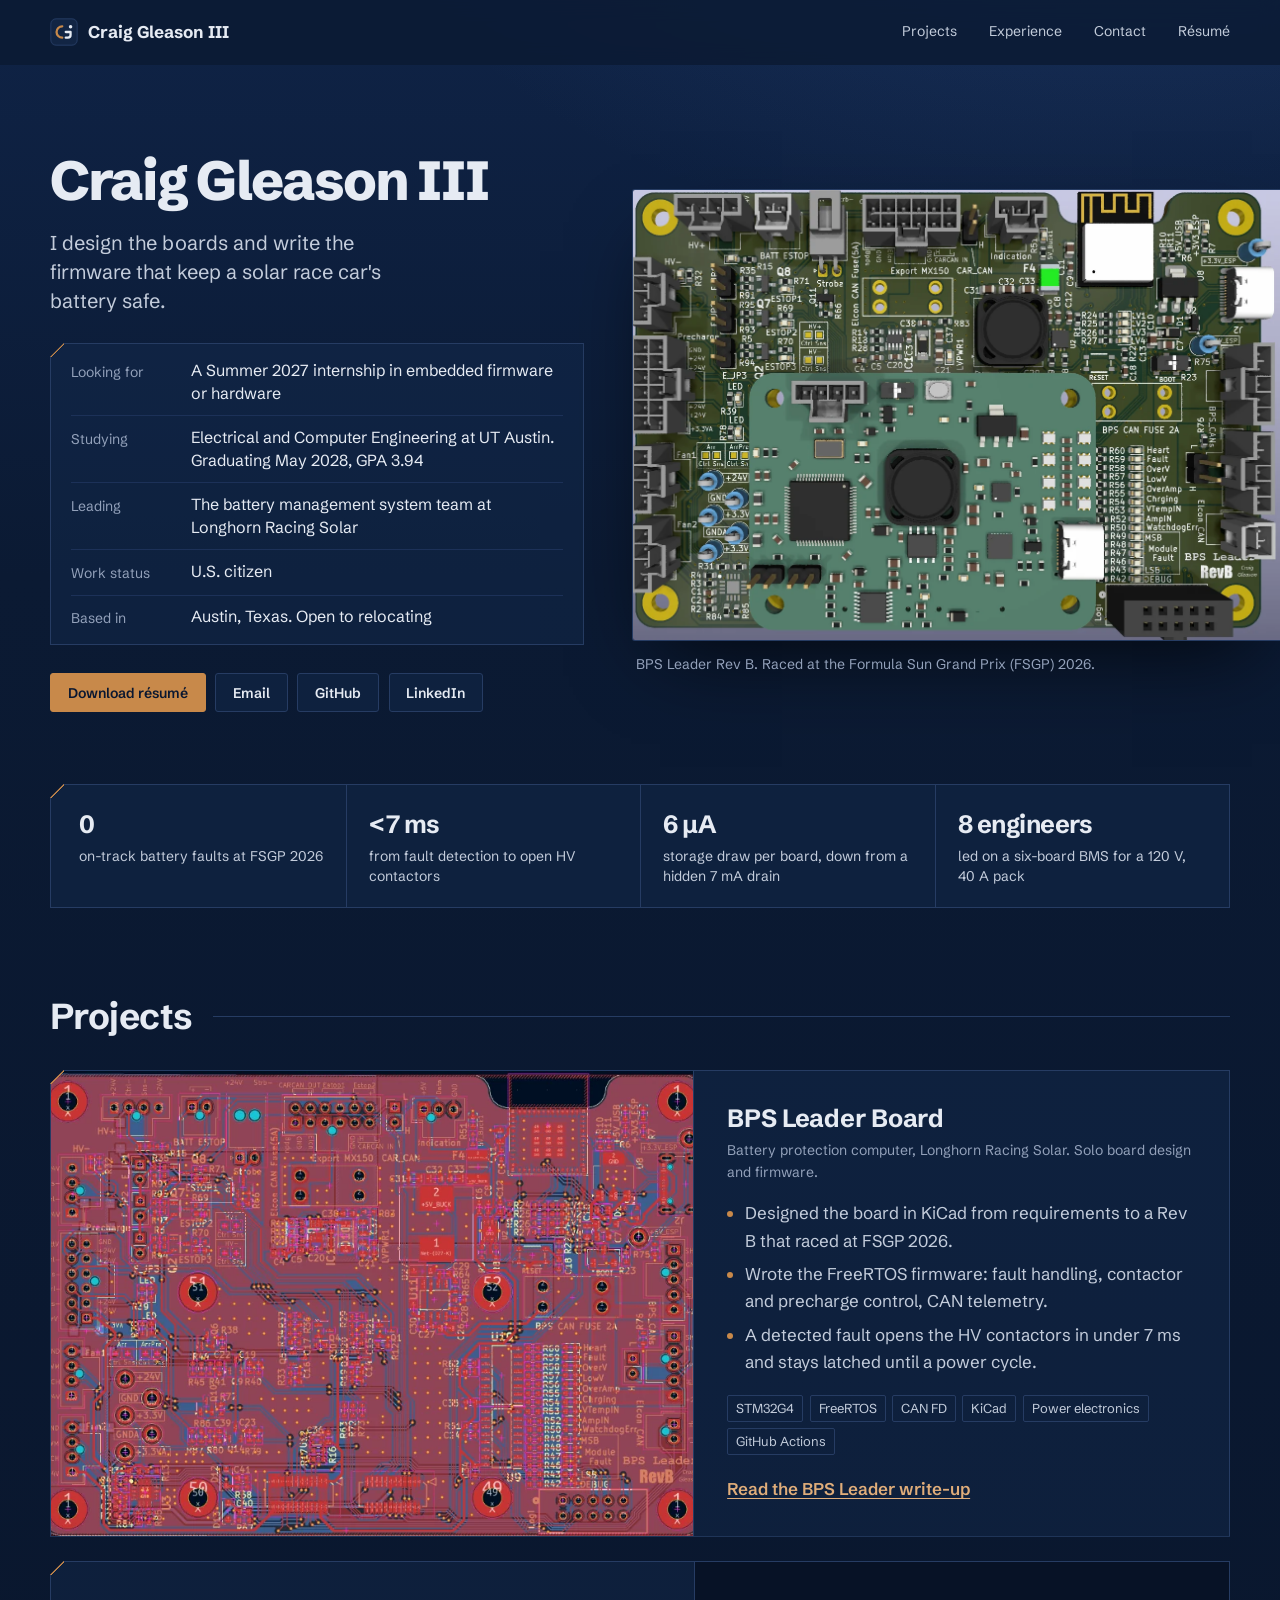
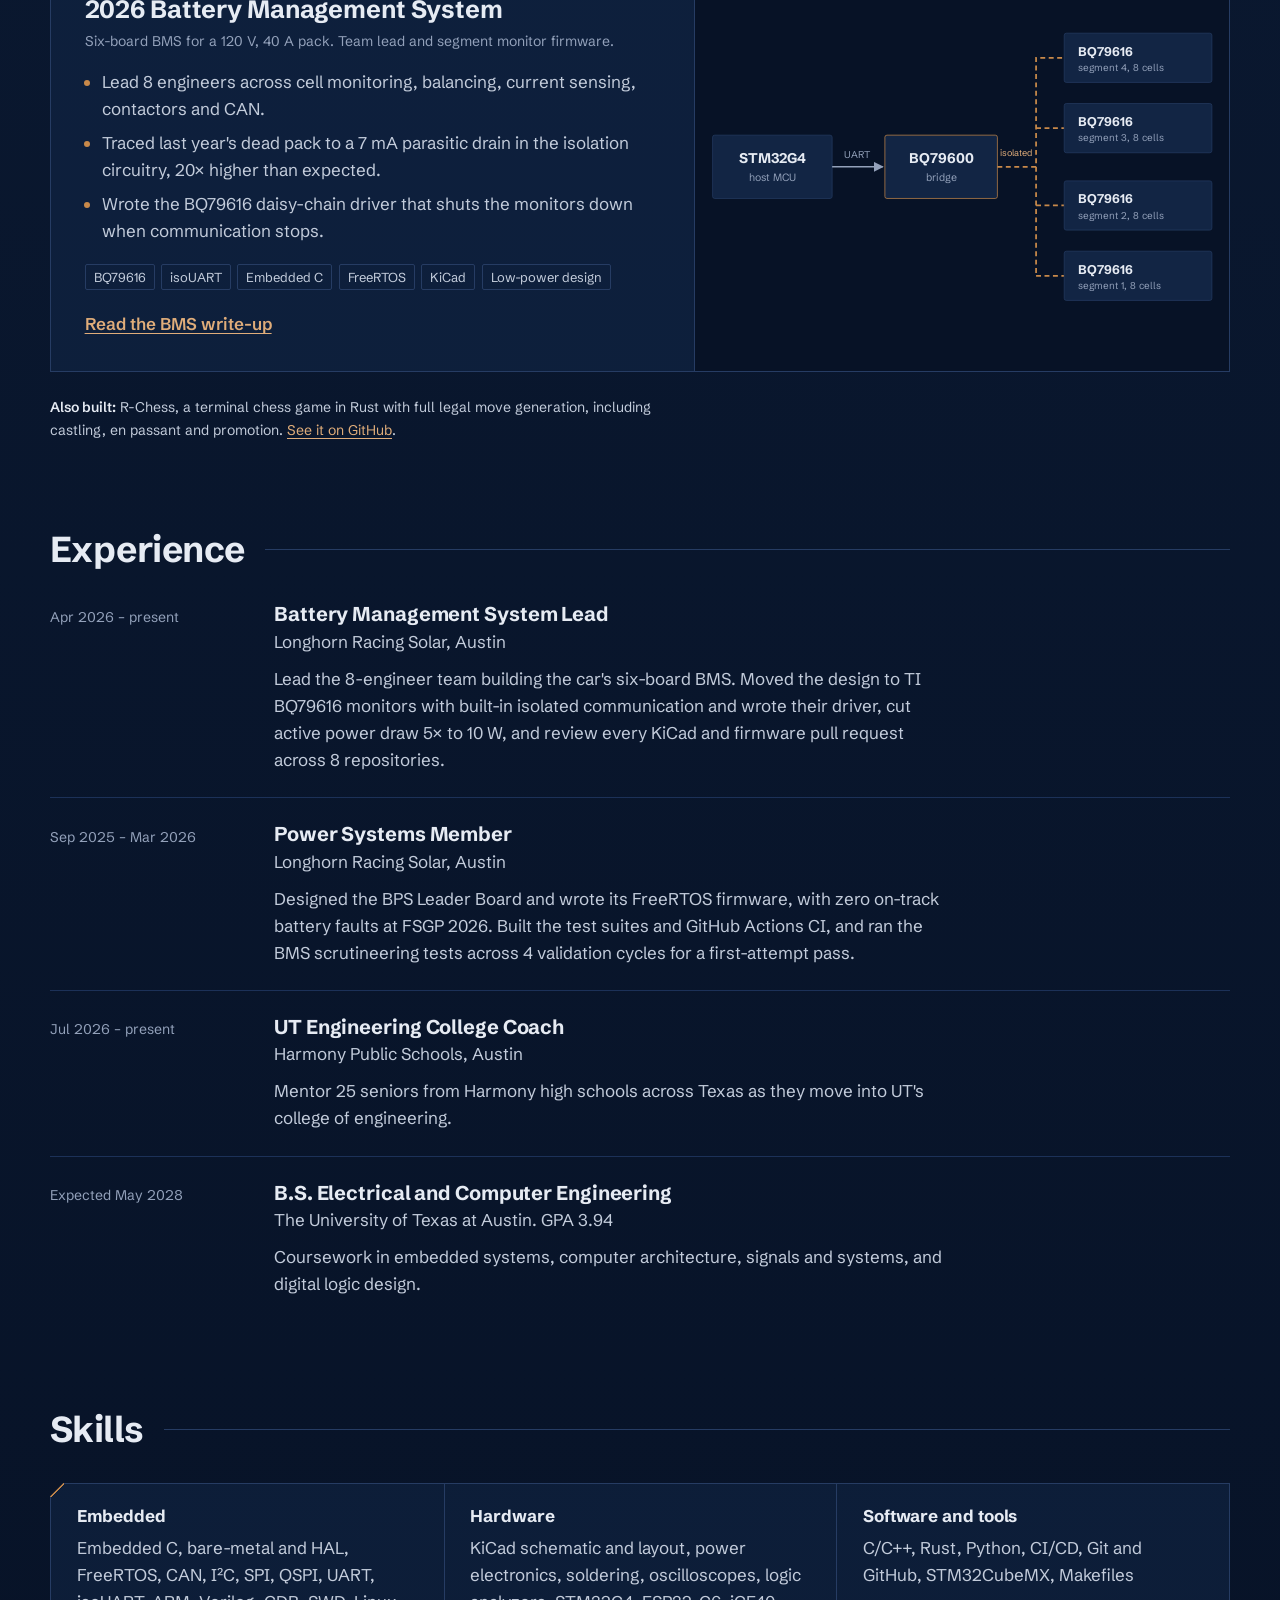
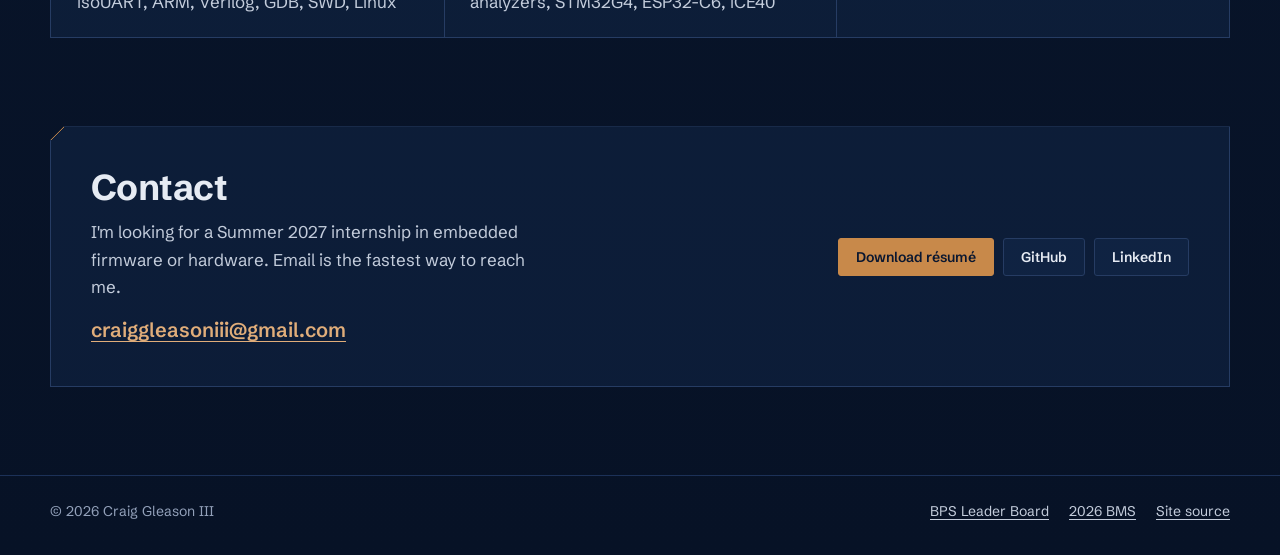
<file: index.html>
<!doctype html>
<html lang="en">
<head>
  <meta charset="utf-8">
  <meta name="viewport" content="width=device-width, initial-scale=1">
  <title>Craig Gleason III, embedded firmware and hardware engineer</title>
  <meta name="description" content="Craig Gleason III designs boards and writes firmware for the battery system of Longhorn Racing Solar's car. ECE at UT Austin, graduating May 2028. Looking for a Summer 2027 embedded internship.">
  <meta name="theme-color" content="#0b1a33">
  <link rel="icon" href="/assets/favicon.svg" type="image/svg+xml">
  <meta property="og:type" content="website">
  <meta property="og:title" content="Craig Gleason III, embedded firmware and hardware engineer">
  <meta property="og:description" content="Battery protection firmware and boards for a solar race car. ECE at UT Austin. Looking for a Summer 2027 internship.">
  <meta property="og:image" content="https://craiggleason7.github.io/assets/img/bpsl/revb-3d-1600.webp">
  <meta property="og:url" content="https://craiggleason7.github.io/">
  <link rel="preconnect" href="https://fonts.googleapis.com">
  <link rel="preconnect" href="https://fonts.gstatic.com" crossorigin>
  <link href="https://fonts.googleapis.com/css2?family=Schibsted+Grotesk:wght@400;500;600;700;800&display=swap" rel="stylesheet">
  <link rel="stylesheet" href="/assets/css/site.css?v=2">
</head>
<body>
<a class="skip" href="#main">Skip to content</a>

<header class="site-head">
  <div class="wrap">
    <a class="mark" href="/" aria-label="Craig Gleason III, home">
      <svg viewBox="0 0 32 32" aria-hidden="true"><rect width="32" height="32" rx="7" fill="#122544"/><rect x="1" y="1" width="30" height="30" rx="6" fill="none" stroke="#263c63"/><path d="M14 9.5a6.5 6.5 0 1 0 0 13" fill="none" stroke="#c8894a" stroke-width="2.6" stroke-linecap="round"/><path d="M18 16h5.5v3.5a3 3 0 0 1-3 3H18" fill="none" stroke="#e6ebf3" stroke-width="2.6" stroke-linecap="round" stroke-linejoin="round"/><circle cx="23.5" cy="10" r="2" fill="#e6ebf3"/></svg>
      <span>Craig Gleason III</span>
    </a>
    <nav class="site-nav" aria-label="Main">
      <a href="#projects">Projects</a>
      <a href="#experience">Experience</a>
      <a href="#contact">Contact</a>
      <a href="/assets/docs/Craig_Gleason_Resume.pdf">Résumé</a>
    </nav>
  </div>
</header>

<main id="main">
  <section class="hero">
    <div class="wrap">
      <div>
        <h1>Craig Gleason III</h1>
        <p class="lede">I design the boards and write the firmware that keep a solar race car's battery safe.</p>
        <dl class="brief panel">
          <div><dt>Looking for</dt><dd>A Summer 2027 internship in embedded firmware or hardware</dd></div>
          <div><dt>Studying</dt><dd>Electrical and Computer Engineering at UT Austin. Graduating May 2028, GPA 3.94</dd></div>
          <div><dt>Leading</dt><dd>The battery management system team at Longhorn Racing Solar</dd></div>
          <div><dt>Work status</dt><dd>U.S. citizen</dd></div>
          <div><dt>Based in</dt><dd>Austin, Texas. Open to relocating</dd></div>
        </dl>
        <div class="actions">
          <a class="btn btn--primary" href="/assets/docs/Craig_Gleason_Resume.pdf">Download résumé</a>
          <a class="btn" href="mailto:craiggleasoniii@gmail.com">Email</a>
          <a class="btn" href="https://github.com/CraigGleason7">GitHub</a>
          <a class="btn" href="https://www.linkedin.com/in/craigiii/">LinkedIn</a>
        </div>
      </div>
      <figure class="hero-board">
        <a href="/projects/bps-leader/"><img src="/assets/img/bpsl/revb-3d-1600.webp" width="1308" height="909" alt="3D render of the BPS Leader Rev B board: a green PCB with a system-on-module in the center, connectors along every edge, and a row of labeled status LEDs."></a>
        <figcaption>BPS Leader Rev B. Raced at the Formula Sun Grand Prix (FSGP) 2026.</figcaption>
      </figure>
    </div>
  </section>

  <div class="wrap proof" aria-label="Results">
    <ul class="panel">
      <li><strong>0</strong>on-track battery faults at FSGP 2026</li>
      <li><strong>&lt;&#8202;7 ms</strong>from fault detection to open HV contactors</li>
      <li><strong>6 µA</strong>storage draw per board, down from a hidden 7 mA drain</li>
      <li><strong>8 engineers</strong>led on a six-board BMS for a 120&nbsp;V, 40&nbsp;A pack</li>
    </ul>
  </div>

  <section class="section" id="projects" aria-labelledby="projects-h">
    <div class="wrap">
      <div class="section-head"><h2 id="projects-h">Projects</h2></div>

      <article class="project panel">
        <a class="project-media" href="/projects/bps-leader/" tabindex="-1" aria-hidden="true">
          <img src="/assets/img/bpsl/revb-layout-1600.webp" width="808" height="564" alt="" loading="lazy">
        </a>
        <div class="project-body">
          <h3><a href="/projects/bps-leader/">BPS Leader Board</a></h3>
          <p class="sub">Battery protection computer, Longhorn Racing Solar. Solo board design and firmware.</p>
          <ul class="points">
            <li>Designed the board in KiCad from requirements to a Rev B that raced at FSGP 2026.</li>
            <li>Wrote the FreeRTOS firmware: fault handling, contactor and precharge control, CAN telemetry.</li>
            <li>A detected fault opens the HV contactors in under 7 ms and stays latched until a power cycle.</li>
          </ul>
          <ul class="tags" aria-label="Technologies">
            <li>STM32G4</li><li>FreeRTOS</li><li>CAN FD</li><li>KiCad</li><li>Power electronics</li><li>GitHub Actions</li>
          </ul>
          <a class="more" href="/projects/bps-leader/">Read the BPS Leader write-up</a>
        </div>
      </article>

      <article class="project project--flip panel">
        <a class="project-media" href="/projects/bms-2026/" tabindex="-1" aria-hidden="true">
          <svg viewBox="15 30 760 440" role="img" aria-label="Diagram: an STM32 talks UART to a BQ79600 bridge, which drives an isolated daisy chain of four BQ79616 monitors, one per eight-cell segment.">
            <defs><marker id="ah" viewBox="0 0 10 10" refX="9" refY="5" markerWidth="7" markerHeight="7" orient="auto"><path d="M0 0L10 5L0 10z" fill="#93a1ba"/></marker></defs>
            <g font-family="Schibsted Grotesk, sans-serif" fill="#e6ebf3">
              <rect x="40" y="205" width="170" height="90" rx="3" fill="#122544" stroke="#263c63"/>
              <text x="125" y="245" text-anchor="middle" font-size="20" font-weight="700">STM32G4</text>
              <text x="125" y="270" text-anchor="middle" font-size="15" fill="#93a1ba">host MCU</text>
              <line x1="210" y1="250" x2="282" y2="250" stroke="#93a1ba" stroke-width="2" marker-end="url(#ah)"/>
              <text x="246" y="238" text-anchor="middle" font-size="14" fill="#93a1ba">UART</text>
              <rect x="285" y="205" width="160" height="90" rx="3" fill="#122544" stroke="#c8894a"/>
              <text x="365" y="245" text-anchor="middle" font-size="20" font-weight="700">BQ79600</text>
              <text x="365" y="270" text-anchor="middle" font-size="15" fill="#93a1ba">bridge</text>
              <path d="M445 250 H500 V95 H540 M500 195 H540 M500 305 H540 M500 405 H540 M500 250 V405" fill="none" stroke="#c8894a" stroke-width="2.5" stroke-dasharray="7 5"/>
              <text x="472" y="235" text-anchor="middle" font-size="13" fill="#e0ad7a">isolated</text>
              <g>
                <rect x="540" y="60" width="210" height="70" rx="3" fill="#122544" stroke="#263c63"/><text x="560" y="92" font-size="18" font-weight="700">BQ79616</text><text x="560" y="114" font-size="14" fill="#93a1ba">segment 4, 8 cells</text>
                <rect x="540" y="160" width="210" height="70" rx="3" fill="#122544" stroke="#263c63"/><text x="560" y="192" font-size="18" font-weight="700">BQ79616</text><text x="560" y="214" font-size="14" fill="#93a1ba">segment 3, 8 cells</text>
                <rect x="540" y="270" width="210" height="70" rx="3" fill="#122544" stroke="#263c63"/><text x="560" y="302" font-size="18" font-weight="700">BQ79616</text><text x="560" y="324" font-size="14" fill="#93a1ba">segment 2, 8 cells</text>
                <rect x="540" y="370" width="210" height="70" rx="3" fill="#122544" stroke="#263c63"/><text x="560" y="402" font-size="18" font-weight="700">BQ79616</text><text x="560" y="424" font-size="14" fill="#93a1ba">segment 1, 8 cells</text>
              </g>
            </g>
          </svg>
        </a>
        <div class="project-body">
          <h3><a href="/projects/bms-2026/">2026 Battery Management System</a></h3>
          <p class="sub">Six-board BMS for a 120 V, 40 A pack. Team lead and segment monitor firmware.</p>
          <ul class="points">
            <li>Lead 8 engineers across cell monitoring, balancing, current sensing, contactors and CAN.</li>
            <li>Traced last year's dead pack to a 7 mA parasitic drain in the isolation circuitry, 20× higher than expected.</li>
            <li>Wrote the BQ79616 daisy-chain driver that shuts the monitors down when communication stops.</li>
          </ul>
          <ul class="tags" aria-label="Technologies">
            <li>BQ79616</li><li>isoUART</li><li>Embedded C</li><li>FreeRTOS</li><li>KiCad</li><li>Low-power design</li>
          </ul>
          <a class="more" href="/projects/bms-2026/">Read the BMS write-up</a>
        </div>
      </article>

      <div class="also">
        <p><strong>Also built:</strong> R-Chess, a terminal chess game in Rust with full legal move generation, including castling, en passant and promotion. <a href="https://github.com/CraigGleason7">See it on GitHub</a>.</p>
      </div>
    </div>
  </section>

  <section class="section" id="experience" aria-labelledby="exp-h">
    <div class="wrap">
      <div class="section-head"><h2 id="exp-h">Experience</h2></div>
      <ol class="timeline">
        <li>
          <span class="when">Apr 2026 – present</span>
          <div>
            <h3>Battery Management System Lead</h3>
            <p class="org">Longhorn Racing Solar, Austin</p>
            <p class="desc">Lead the 8-engineer team building the car's six-board BMS. Moved the design to TI BQ79616 monitors with built-in isolated communication and wrote their driver, cut active power draw 5× to 10 W, and review every KiCad and firmware pull request across 8 repositories.</p>
          </div>
        </li>
        <li>
          <span class="when">Sep 2025 – Mar 2026</span>
          <div>
            <h3>Power Systems Member</h3>
            <p class="org">Longhorn Racing Solar, Austin</p>
            <p class="desc">Designed the BPS Leader Board and wrote its FreeRTOS firmware, with zero on-track battery faults at FSGP 2026. Built the test suites and GitHub Actions CI, and ran the BMS scrutineering tests across 4 validation cycles for a first-attempt pass.</p>
          </div>
        </li>
        <li>
          <span class="when">Jul 2026 – present</span>
          <div>
            <h3>UT Engineering College Coach</h3>
            <p class="org">Harmony Public Schools, Austin</p>
            <p class="desc">Mentor 25 seniors from Harmony high schools across Texas as they move into UT's college of engineering.</p>
          </div>
        </li>
        <li>
          <span class="when">Expected May 2028</span>
          <div>
            <h3>B.S. Electrical and Computer Engineering</h3>
            <p class="org">The University of Texas at Austin. GPA 3.94</p>
            <p class="desc">Coursework in embedded systems, computer architecture, signals and systems, and digital logic design.</p>
          </div>
        </li>
      </ol>
    </div>
  </section>

  <section class="section" id="skills" aria-labelledby="skills-h">
    <div class="wrap">
      <div class="section-head"><h2 id="skills-h">Skills</h2></div>
      <div class="skills panel">
        <div><h3>Embedded</h3><p>Embedded C, bare-metal and HAL, FreeRTOS, CAN, I²C, SPI, QSPI, UART, isoUART, ARM, Verilog, GDB, SWD, Linux</p></div>
        <div><h3>Hardware</h3><p>KiCad schematic and layout, power electronics, soldering, oscilloscopes, logic analyzers, STM32G4, ESP32-C6, iCE40</p></div>
        <div><h3>Software and tools</h3><p>C/C++, Rust, Python, CI/CD, Git and GitHub, STM32CubeMX, Makefiles</p></div>
      </div>
    </div>
  </section>

  <section class="section" id="contact" aria-labelledby="contact-h">
    <div class="wrap">
      <div class="contact panel">
        <div>
          <h2 id="contact-h">Contact</h2>
          <p>I'm looking for a Summer 2027 internship in embedded firmware or hardware. Email is the fastest way to reach me.</p>
          <a class="mail" href="mailto:craiggleasoniii@gmail.com">craiggleasoniii@gmail.com</a>
        </div>
        <div class="actions">
          <a class="btn btn--primary" href="/assets/docs/Craig_Gleason_Resume.pdf">Download résumé</a>
          <a class="btn" href="https://github.com/CraigGleason7">GitHub</a>
          <a class="btn" href="https://www.linkedin.com/in/craigiii/">LinkedIn</a>
        </div>
      </div>
    </div>
  </section>
</main>

<footer class="site-foot">
  <div class="wrap">
    <p>© 2026 Craig Gleason III</p>
    <nav aria-label="Footer">
      <a href="/projects/bps-leader/">BPS Leader Board</a>
      <a href="/projects/bms-2026/">2026 BMS</a>
      <a href="https://github.com/CraigGleason7/CraigGleason7.github.io">Site source</a>
    </nav>
  </div>
</footer>
<script src="/assets/js/site.js?v=2" defer></script>
</body>
</html>
</file>
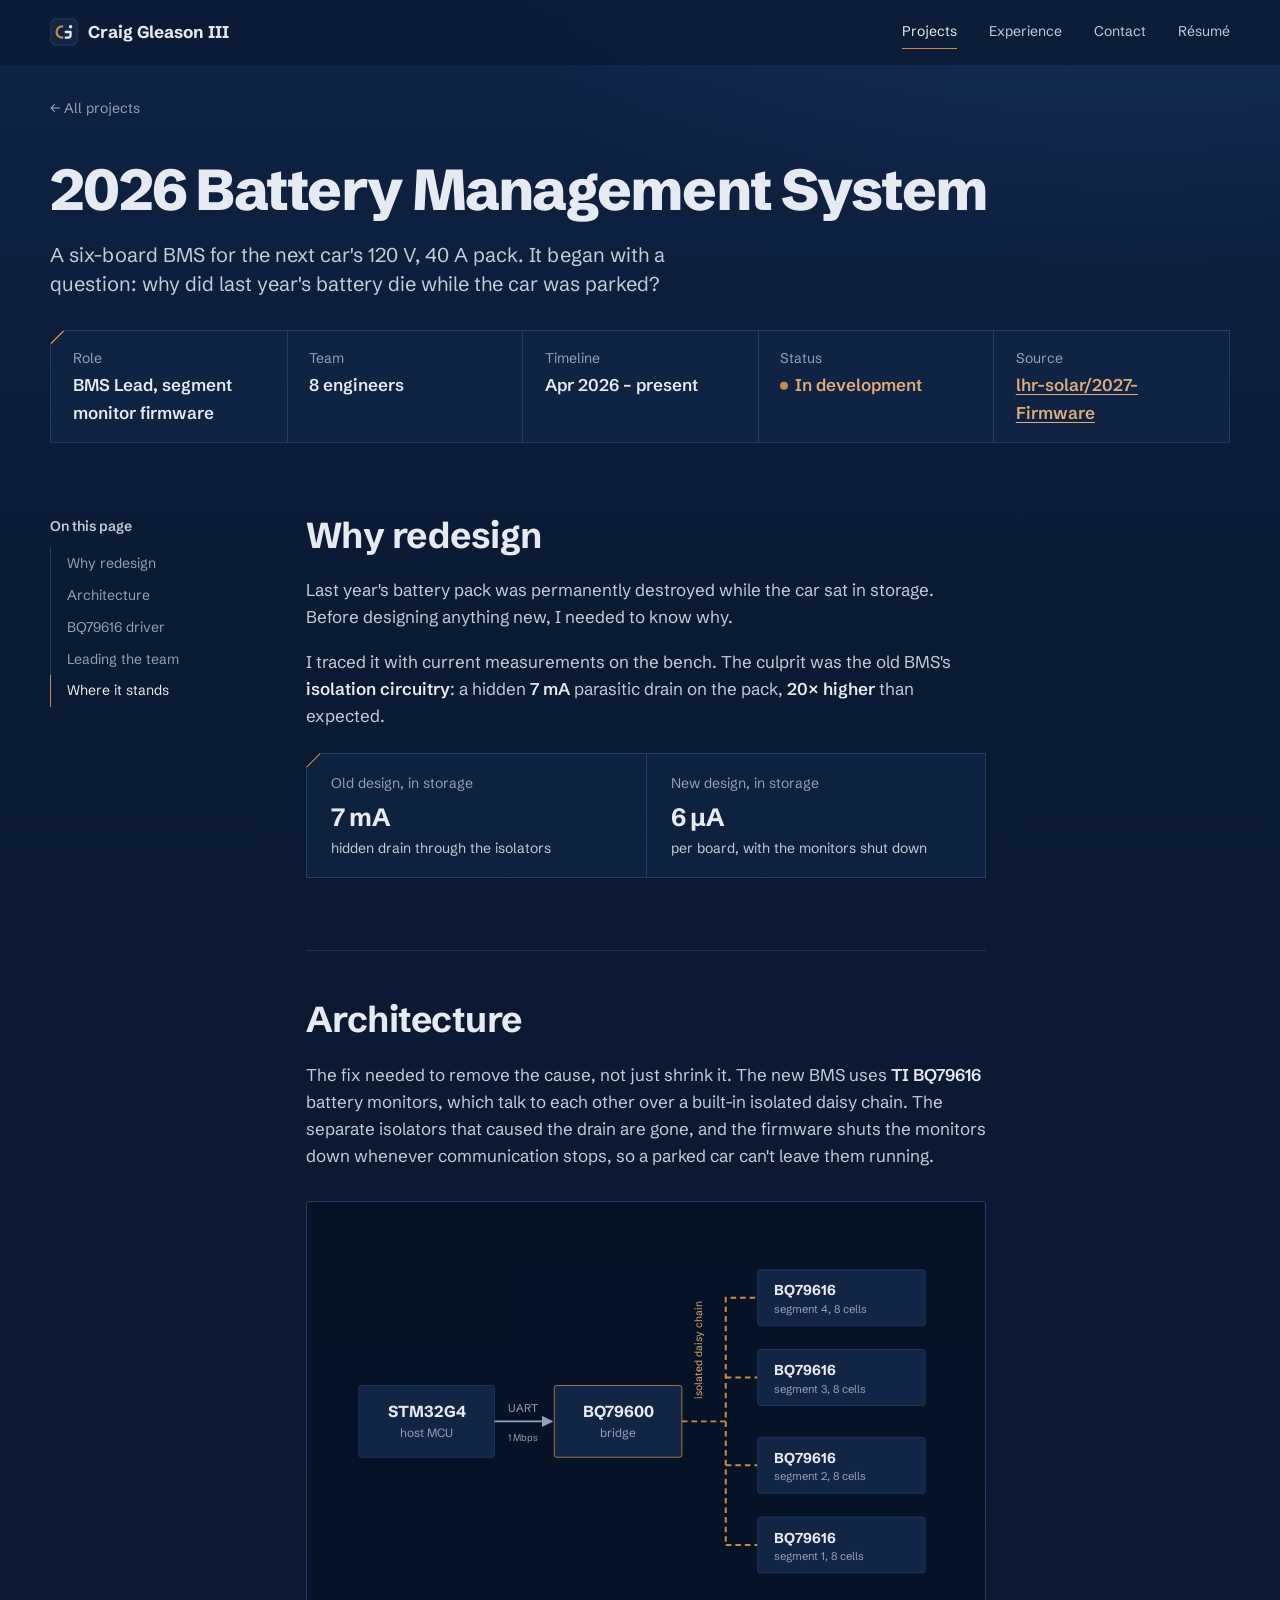
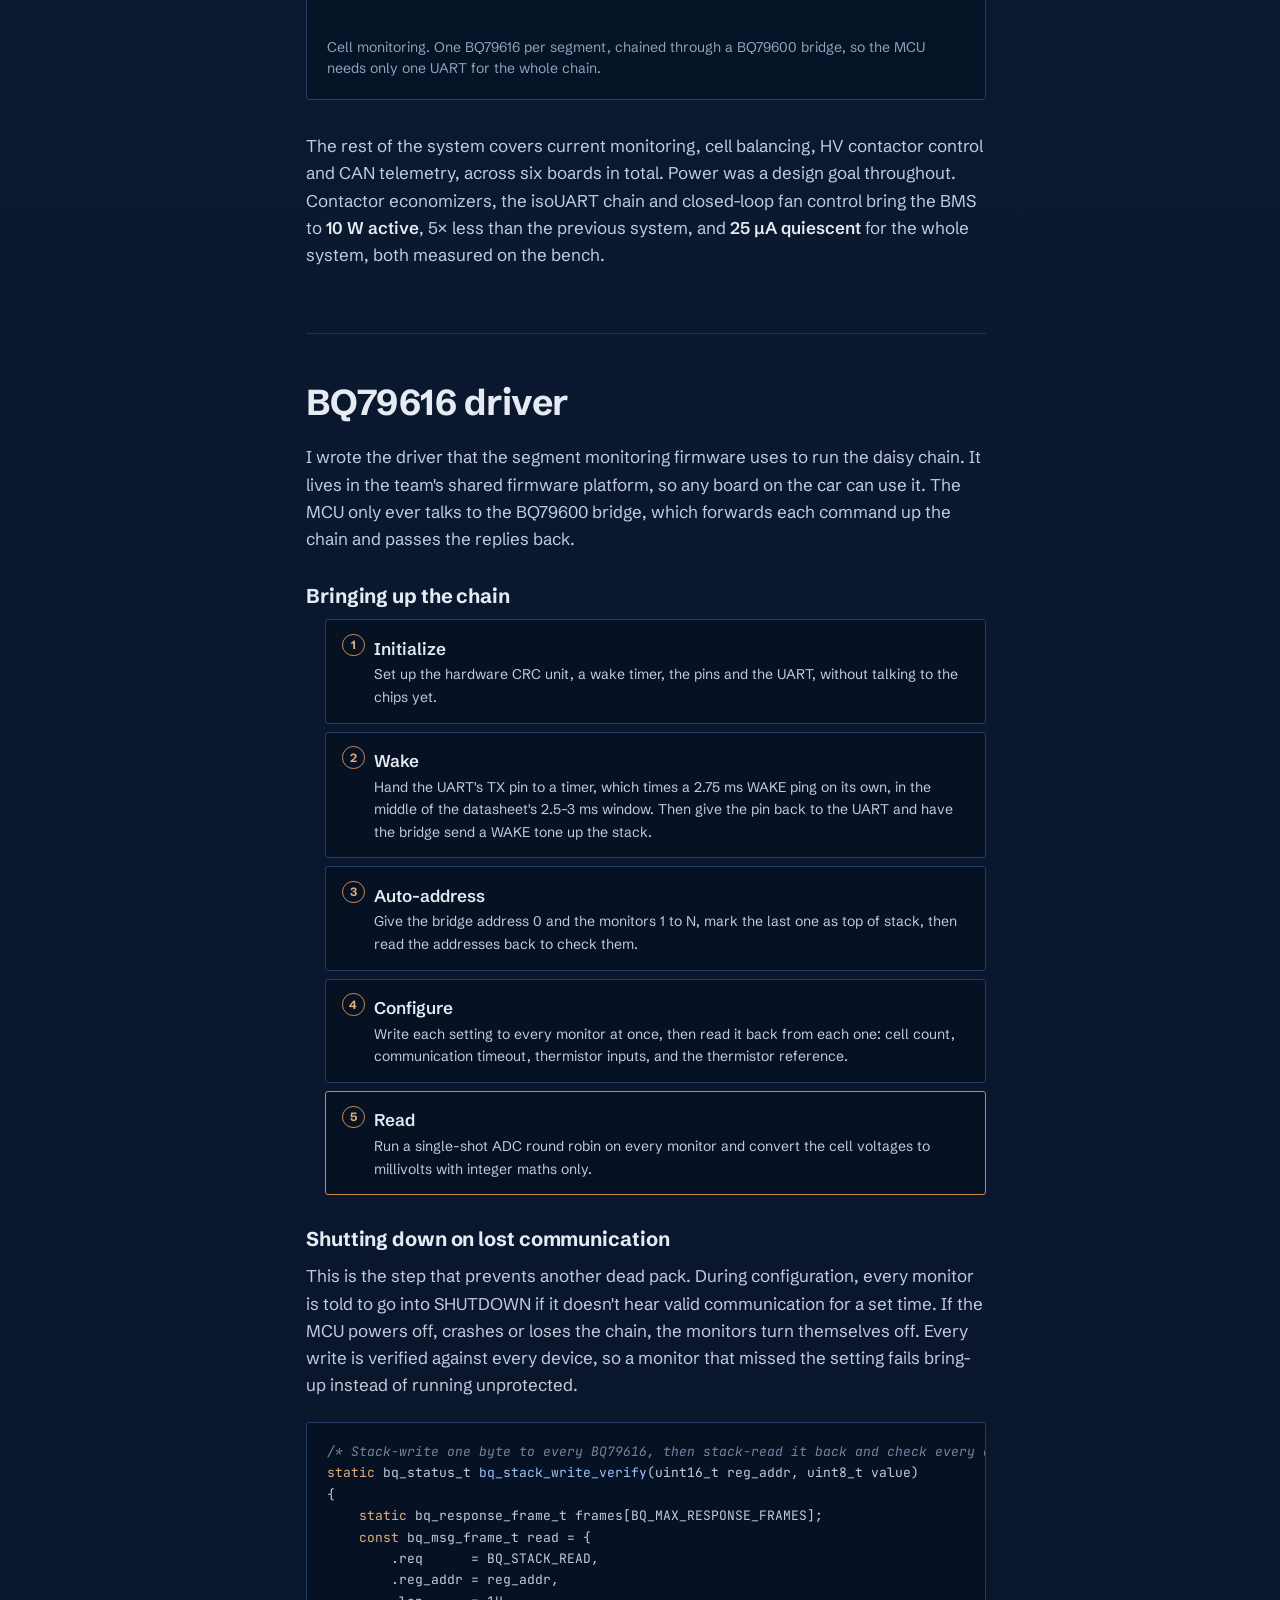
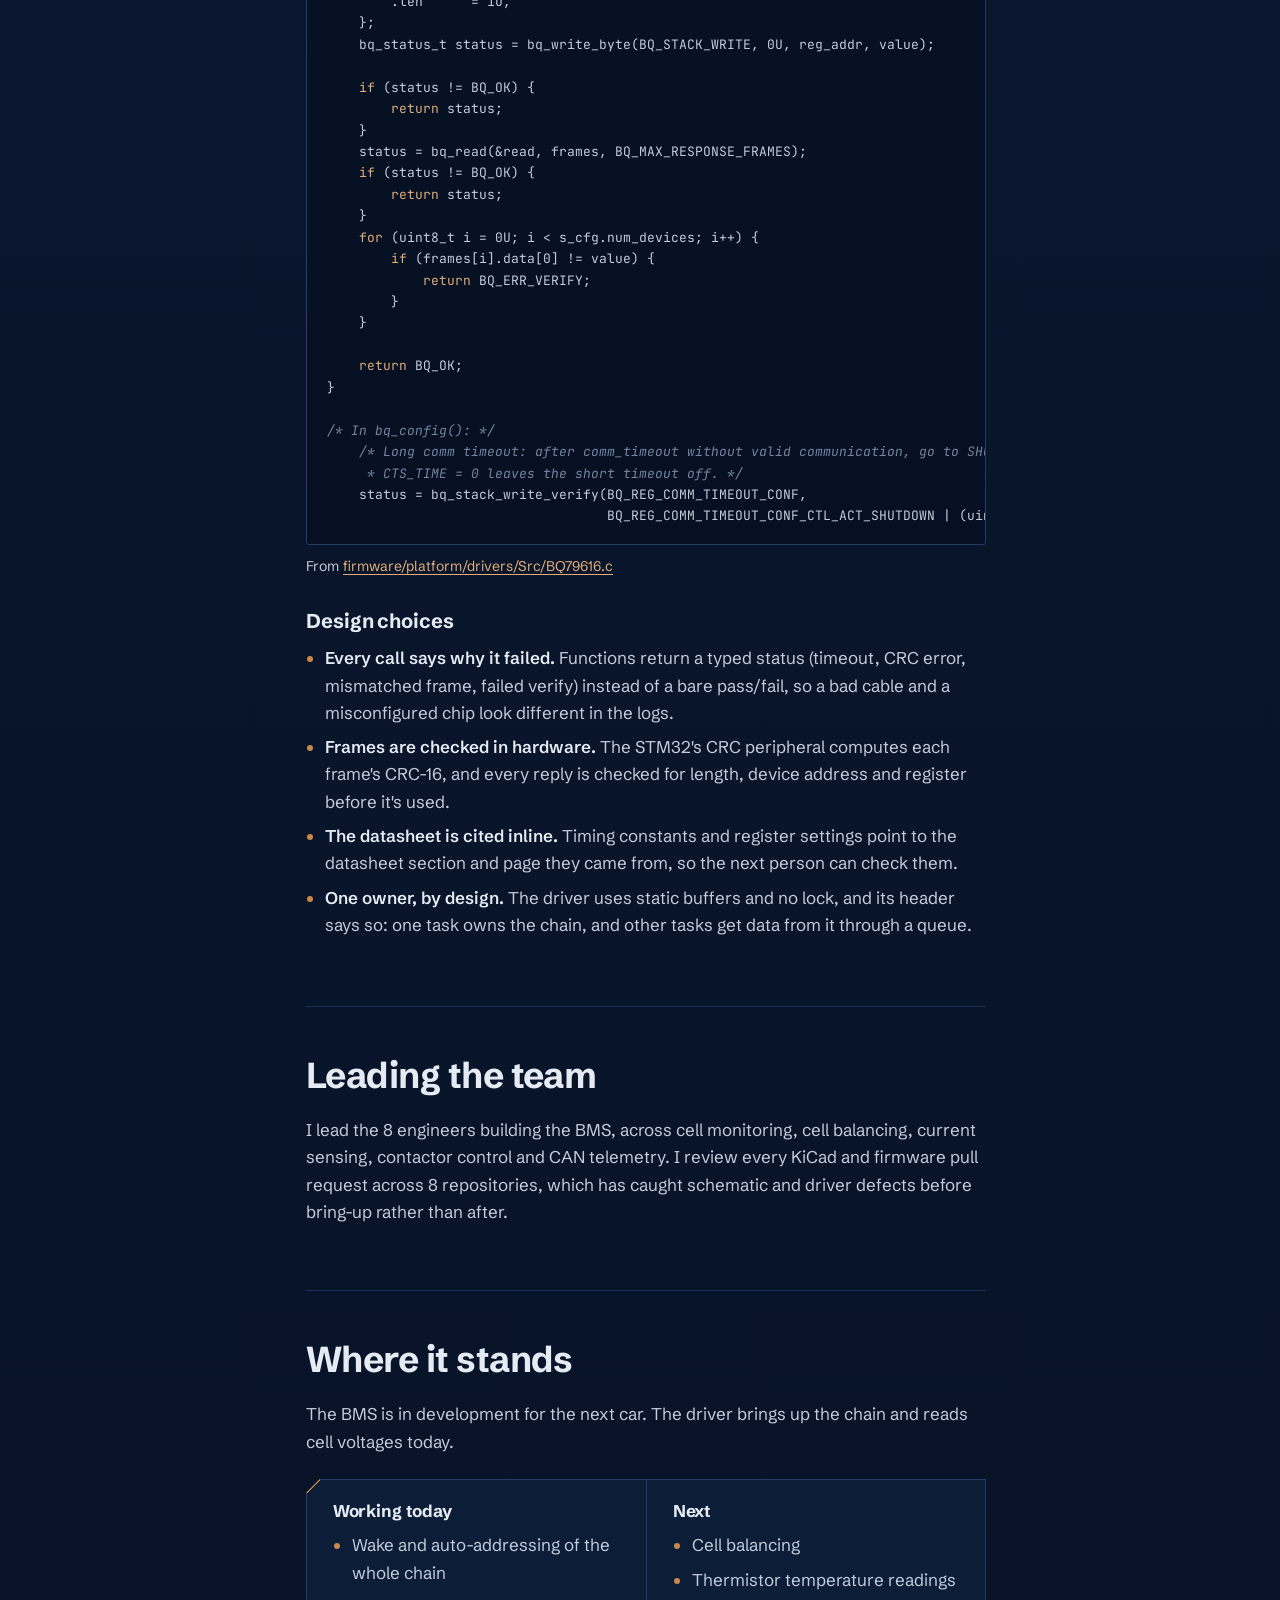
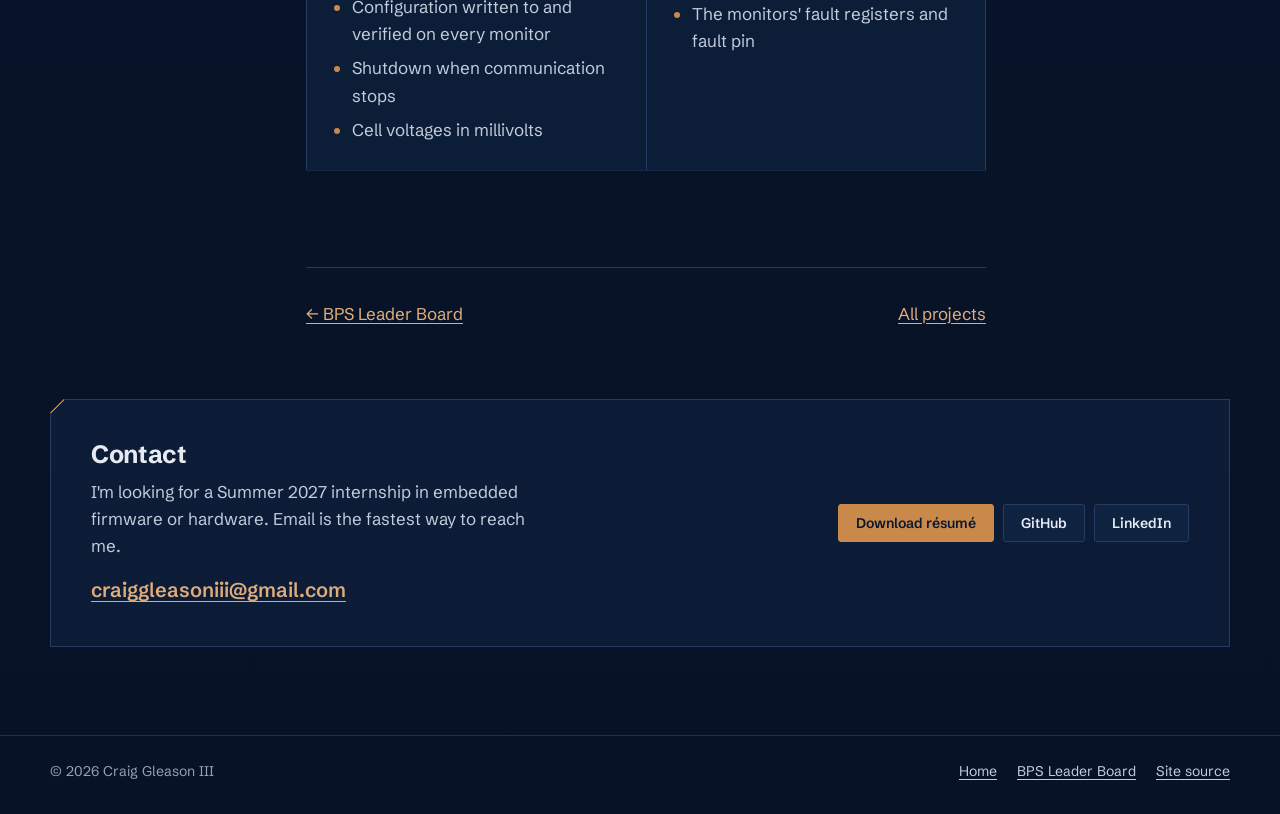
<file: projects/bms-2026/index.html>
<!doctype html>
<html lang="en">
<head>
  <meta charset="utf-8">
  <meta name="viewport" content="width=device-width, initial-scale=1">
  <title>2026 Battery Management System, Craig Gleason III</title>
  <meta name="description" content="A six-board battery management system for Longhorn Racing Solar's 120 V, 40 A pack, led by Craig Gleason III, including the BQ79616 daisy-chain driver for the segment monitoring boards.">
  <meta name="theme-color" content="#0b1a33">
  <link rel="icon" href="/assets/favicon.svg" type="image/svg+xml">
  <meta property="og:title" content="2026 Battery Management System">
  <meta property="og:description" content="Six-board BMS for a 120 V, 40 A solar car pack, and the parasitic drain that killed the last one.">
  <meta property="og:image" content="https://craiggleason7.github.io/assets/img/bpsl/revb-3d-1600.webp">
  <meta property="og:url" content="https://craiggleason7.github.io/projects/bms-2026/">
  <link rel="preconnect" href="https://fonts.googleapis.com">
  <link rel="preconnect" href="https://fonts.gstatic.com" crossorigin>
  <link href="https://fonts.googleapis.com/css2?family=Schibsted+Grotesk:wght@400;500;600;700;800&family=JetBrains+Mono:wght@400;500&display=swap" rel="stylesheet">
  <link rel="stylesheet" href="/assets/css/site.css?v=2">
</head>
<body>
<a class="skip" href="#main">Skip to content</a>

<header class="site-head">
  <div class="wrap">
    <a class="mark" href="/" aria-label="Craig Gleason III, home">
      <svg viewBox="0 0 32 32" aria-hidden="true"><rect width="32" height="32" rx="7" fill="#122544"/><rect x="1" y="1" width="30" height="30" rx="6" fill="none" stroke="#263c63"/><path d="M14 9.5a6.5 6.5 0 1 0 0 13" fill="none" stroke="#c8894a" stroke-width="2.6" stroke-linecap="round"/><path d="M18 16h5.5v3.5a3 3 0 0 1-3 3H18" fill="none" stroke="#e6ebf3" stroke-width="2.6" stroke-linecap="round" stroke-linejoin="round"/><circle cx="23.5" cy="10" r="2" fill="#e6ebf3"/></svg>
      <span>Craig Gleason III</span>
    </a>
    <nav class="site-nav" aria-label="Main">
      <a href="/#projects" aria-current="page">Projects</a>
      <a href="/#experience">Experience</a>
      <a href="/#contact">Contact</a>
      <a href="/assets/docs/Craig_Gleason_Resume.pdf">Résumé</a>
    </nav>
  </div>
</header>

<main id="main" class="wrap">
  <p class="crumb"><a href="/#projects">← All projects</a></p>

  <header class="p-head">
    <h1>2026 Battery Management System</h1>
    <p class="lede">A six-board BMS for the next car's 120 V, 40 A pack. It began with a question: why did last year's battery die while the car was parked?</p>
    <dl class="facts panel">
      <div><dt>Role</dt><dd>BMS Lead, segment monitor firmware</dd></div>
      <div><dt>Team</dt><dd>8 engineers</dd></div>
      <div><dt>Timeline</dt><dd>Apr 2026 – present</dd></div>
      <div><dt>Status</dt><dd><span class="status">In development</span></dd></div>
      <div><dt>Source</dt><dd><a href="https://github.com/lhr-solar/2027-Firmware/tree/dev/PLAT-bq79616-driver/firmware">lhr-solar/2027-Firmware</a></dd></div>
    </dl>
  </header>

  <div class="p-body">
    <aside class="toc" aria-label="On this page">
      <nav>
        <p>On this page</p>
        <ol>
          <li><a href="#why">Why redesign</a></li>
          <li><a href="#architecture">Architecture</a></li>
          <li><a href="#driver">BQ79616 driver</a></li>
          <li><a href="#leading">Leading the team</a></li>
          <li><a href="#next">Where it stands</a></li>
        </ol>
      </nav>
    </aside>

    <article class="prose">
      <section id="why">
        <h2>Why redesign</h2>
        <p>Last year's battery pack was permanently destroyed while the car sat in storage. Before designing anything new, I needed to know why.</p>
        <p>I traced it with current measurements on the bench. The culprit was the old BMS's <strong>isolation circuitry</strong>: a hidden <strong>7 mA</strong> parasitic drain on the pack, <strong>20× higher</strong> than expected.</p>
        <dl class="compare panel">
          <div><dt>Old design, in storage</dt><dd>7 mA<small>hidden drain through the isolators</small></dd></div>
          <div><dt>New design, in storage</dt><dd>6 µA<small>per board, with the monitors shut down</small></dd></div>
        </dl>
      </section>

      <section id="architecture">
        <h2>Architecture</h2>
        <p>The fix needed to remove the cause, not just shrink it. The new BMS uses <strong>TI BQ79616</strong> battery monitors, which talk to each other over a built-in isolated daisy chain. The separate isolators that caused the drain are gone, and the firmware shuts the monitors down whenever communication stops, so a parked car can't leave them running.</p>

        <figure class="diagram">
          <div class="diagram-scroll"><svg viewBox="0 0 800 500" role="img" aria-labelledby="chain-t">
            <title id="chain-t">An STM32G4 host MCU talks UART to a BQ79600 bridge. The bridge drives an isolated daisy chain of four BQ79616 monitors, one per eight-cell segment.</title>
            <defs><marker id="ah2" viewBox="0 0 10 10" refX="9" refY="5" markerWidth="7" markerHeight="7" orient="auto"><path d="M0 0L10 5L0 10z" fill="#93a1ba"/></marker></defs>
            <g font-family="Schibsted Grotesk, sans-serif" fill="#e6ebf3">
              <rect x="40" y="205" width="170" height="90" rx="3" fill="#122544" stroke="#263c63"/>
              <text x="125" y="245" text-anchor="middle" font-size="20" font-weight="700">STM32G4</text>
              <text x="125" y="270" text-anchor="middle" font-size="15" fill="#93a1ba">host MCU</text>
              <line x1="210" y1="250" x2="282" y2="250" stroke="#93a1ba" stroke-width="2" marker-end="url(#ah2)"/>
              <text x="246" y="238" text-anchor="middle" font-size="14" fill="#93a1ba">UART</text>
              <text x="246" y="275" text-anchor="middle" font-size="12" fill="#93a1ba">1 Mbps</text>
              <rect x="285" y="205" width="160" height="90" rx="3" fill="#122544" stroke="#c8894a"/>
              <text x="365" y="245" text-anchor="middle" font-size="20" font-weight="700">BQ79600</text>
              <text x="365" y="270" text-anchor="middle" font-size="15" fill="#93a1ba">bridge</text>
              <path d="M445 250 H500 V95 H540 M500 195 H540 M500 305 H540 M500 405 H540 M500 250 V405" fill="none" stroke="#c8894a" stroke-width="2.5" stroke-dasharray="7 5"/>
              <text x="470" y="160" text-anchor="middle" font-size="13" fill="#e0ad7a" transform="rotate(-90 470 160)">isolated daisy chain</text>
              <rect x="540" y="60" width="210" height="70" rx="3" fill="#122544" stroke="#263c63"/><text x="560" y="92" font-size="18" font-weight="700">BQ79616</text><text x="560" y="114" font-size="14" fill="#93a1ba">segment 4, 8 cells</text>
              <rect x="540" y="160" width="210" height="70" rx="3" fill="#122544" stroke="#263c63"/><text x="560" y="192" font-size="18" font-weight="700">BQ79616</text><text x="560" y="214" font-size="14" fill="#93a1ba">segment 3, 8 cells</text>
              <rect x="540" y="270" width="210" height="70" rx="3" fill="#122544" stroke="#263c63"/><text x="560" y="302" font-size="18" font-weight="700">BQ79616</text><text x="560" y="324" font-size="14" fill="#93a1ba">segment 2, 8 cells</text>
              <rect x="540" y="370" width="210" height="70" rx="3" fill="#122544" stroke="#263c63"/><text x="560" y="402" font-size="18" font-weight="700">BQ79616</text><text x="560" y="424" font-size="14" fill="#93a1ba">segment 1, 8 cells</text>
            </g>
          </svg></div>
          <figcaption>Cell monitoring. One BQ79616 per segment, chained through a BQ79600 bridge, so the MCU needs only one UART for the whole chain.</figcaption>
        </figure>

        <p>The rest of the system covers current monitoring, cell balancing, HV contactor control and CAN telemetry, across six boards in total. Power was a design goal throughout. Contactor economizers, the isoUART chain and closed-loop fan control bring the BMS to <strong>10 W active</strong>, 5× less than the previous system, and <strong>25 µA quiescent</strong> for the whole system, both measured on the bench.</p>

      </section>

      <section id="driver">
        <h2>BQ79616 driver</h2>
        <p>I wrote the driver that the segment monitoring firmware uses to run the daisy chain. It lives in the team's shared firmware platform, so any board on the car can use it. The MCU only ever talks to the BQ79600 bridge, which forwards each command up the chain and passes the replies back.</p>

        <h3>Bringing up the chain</h3>
        <ol class="flow">
          <li><b>Initialize</b>Set up the hardware CRC unit, a wake timer, the pins and the UART, without talking to the chips yet.</li>
          <li><b>Wake</b>Hand the UART's TX pin to a timer, which times a 2.75 ms WAKE ping on its own, in the middle of the datasheet's 2.5–3 ms window. Then give the pin back to the UART and have the bridge send a WAKE tone up the stack.</li>
          <li><b>Auto-address</b>Give the bridge address 0 and the monitors 1 to N, mark the last one as top of stack, then read the addresses back to check them.</li>
          <li><b>Configure</b>Write each setting to every monitor at once, then read it back from each one: cell count, communication timeout, thermistor inputs, and the thermistor reference.</li>
          <li class="end"><b>Read</b>Run a single-shot ADC round robin on every monitor and convert the cell voltages to millivolts with integer maths only.</li>
        </ol>

        <h3>Shutting down on lost communication</h3>
        <p>This is the step that prevents another dead pack. During configuration, every monitor is told to go into SHUTDOWN if it doesn't hear valid communication for a set time. If the MCU powers off, crashes or loses the chain, the monitors turn themselves off. Every write is verified against every device, so a monitor that missed the setting fails bring-up instead of running unprotected.</p>

        <pre class="code" aria-label="C code: bq_stack_write_verify and the comm timeout setting"><code><span class="c">/* Stack-write one byte to every BQ79616, then stack-read it back and check every device took it */</span>
<span class="k">static</span> bq_status_t <span class="f">bq_stack_write_verify</span>(uint16_t reg_addr, uint8_t value)
{
    <span class="k">static</span> bq_response_frame_t frames[BQ_MAX_RESPONSE_FRAMES];
    <span class="k">const</span> bq_msg_frame_t read = {
        .req      = BQ_STACK_READ,
        .reg_addr = reg_addr,
        .len      = 1U,
    };
    bq_status_t status = bq_write_byte(BQ_STACK_WRITE, 0U, reg_addr, value);

    <span class="k">if</span> (status != BQ_OK) {
        <span class="k">return</span> status;
    }
    status = bq_read(&amp;read, frames, BQ_MAX_RESPONSE_FRAMES);
    <span class="k">if</span> (status != BQ_OK) {
        <span class="k">return</span> status;
    }
    <span class="k">for</span> (uint8_t i = 0U; i &lt; s_cfg.num_devices; i++) {
        <span class="k">if</span> (frames[i].data[0] != value) {
            <span class="k">return</span> BQ_ERR_VERIFY;
        }
    }

    <span class="k">return</span> BQ_OK;
}

<span class="c">/* In bq_config(): */</span>
    <span class="c">/* Long comm timeout: after comm_timeout without valid communication, go to SHUTDOWN.
     * CTS_TIME = 0 leaves the short timeout off. */</span>
    status = bq_stack_write_verify(BQ_REG_COMM_TIMEOUT_CONF,
                                   BQ_REG_COMM_TIMEOUT_CONF_CTL_ACT_SHUTDOWN | (uint8_t)comm_timeout);</code></pre>
        <p class="code-src">From <a href="https://github.com/lhr-solar/2027-Firmware/blob/dev/PLAT-bq79616-driver/firmware/platform/drivers/Src/BQ79616.c">firmware/platform/drivers/Src/BQ79616.c</a></p>

        <h3>Design choices</h3>
        <ul>
          <li><strong>Every call says why it failed.</strong> Functions return a typed status (timeout, CRC error, mismatched frame, failed verify) instead of a bare pass/fail, so a bad cable and a misconfigured chip look different in the logs.</li>
          <li><strong>Frames are checked in hardware.</strong> The STM32's CRC peripheral computes each frame's CRC-16, and every reply is checked for length, device address and register before it's used.</li>
          <li><strong>The datasheet is cited inline.</strong> Timing constants and register settings point to the datasheet section and page they came from, so the next person can check them.</li>
          <li><strong>One owner, by design.</strong> The driver uses static buffers and no lock, and its header says so: one task owns the chain, and other tasks get data from it through a queue.</li>
        </ul>
      </section>

      <section id="leading">
        <h2>Leading the team</h2>
        <p>I lead the 8 engineers building the BMS, across cell monitoring, cell balancing, current sensing, contactor control and CAN telemetry. I review every KiCad and firmware pull request across 8 repositories, which has caught schematic and driver defects before bring-up rather than after.</p>
      </section>

      <section id="next">
        <h2>Where it stands</h2>
        <p>The BMS is in development for the next car. The driver brings up the chain and reads cell voltages today.</p>
        <div class="status-cols panel">
          <div>
            <h3>Working today</h3>
            <ul>
              <li>Wake and auto-addressing of the whole chain</li>
              <li>Configuration written to and verified on every monitor</li>
              <li>Shutdown when communication stops</li>
              <li>Cell voltages in millivolts</li>
            </ul>
          </div>
          <div>
            <h3>Next</h3>
            <ul>
              <li>Cell balancing</li>
              <li>Thermistor temperature readings</li>
              <li>The monitors' fault registers and fault pin</li>
            </ul>
          </div>
        </div>
      </section>

      <nav class="next-proj" aria-label="More projects">
        <a href="/projects/bps-leader/">← BPS Leader Board</a>
        <a href="/#projects">All projects</a>
      </nav>
    </article>
  </div>

  <div class="contact contact--end panel">
    <div>
      <h2>Contact</h2>
      <p>I'm looking for a Summer 2027 internship in embedded firmware or hardware. Email is the fastest way to reach me.</p>
      <a class="mail" href="mailto:craiggleasoniii@gmail.com">craiggleasoniii@gmail.com</a>
    </div>
    <div class="actions">
      <a class="btn btn--primary" href="/assets/docs/Craig_Gleason_Resume.pdf">Download résumé</a>
      <a class="btn" href="https://github.com/CraigGleason7">GitHub</a>
      <a class="btn" href="https://www.linkedin.com/in/craigiii/">LinkedIn</a>
    </div>
  </div>
</main>

<footer class="site-foot">
  <div class="wrap">
    <p>© 2026 Craig Gleason III</p>
    <nav aria-label="Footer">
      <a href="/">Home</a>
      <a href="/projects/bps-leader/">BPS Leader Board</a>
      <a href="https://github.com/CraigGleason7/CraigGleason7.github.io">Site source</a>
    </nav>
  </div>
</footer>
<script src="/assets/js/site.js?v=2" defer></script>
</body>
</html>
</file>
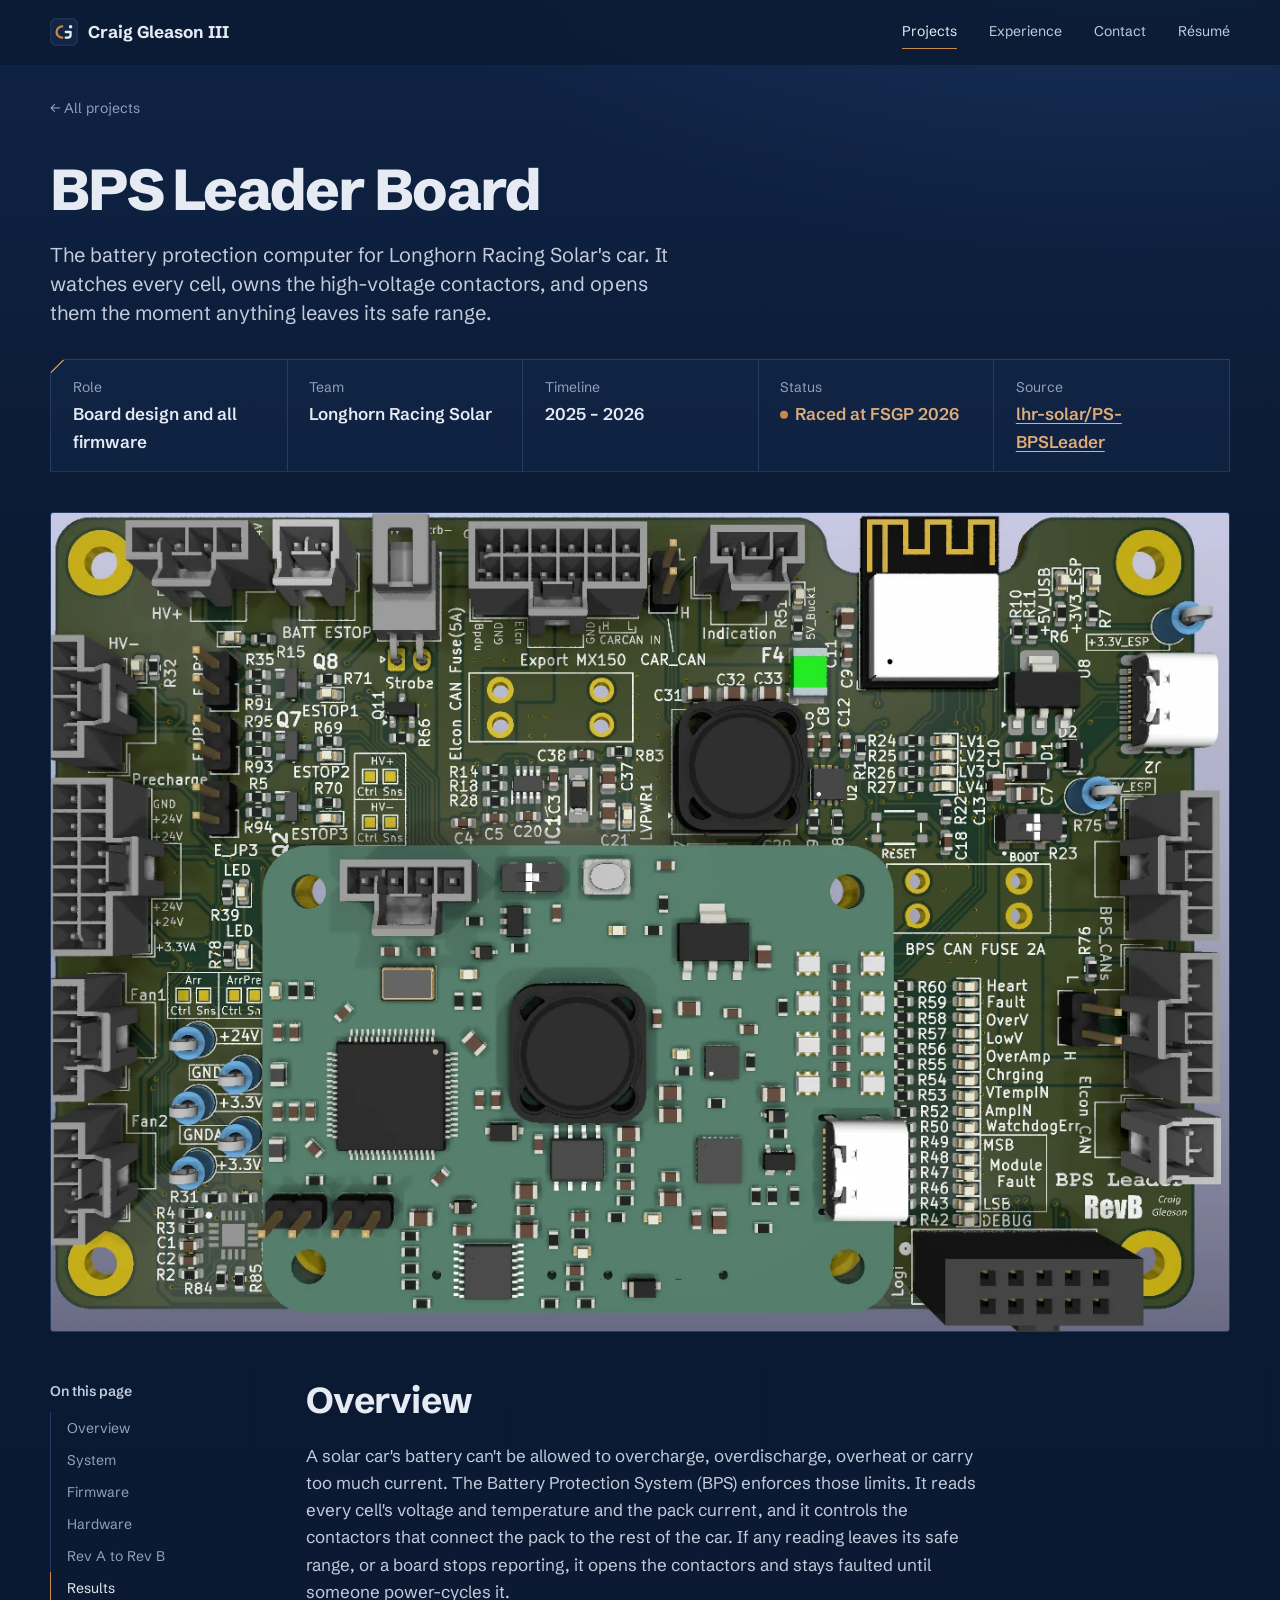
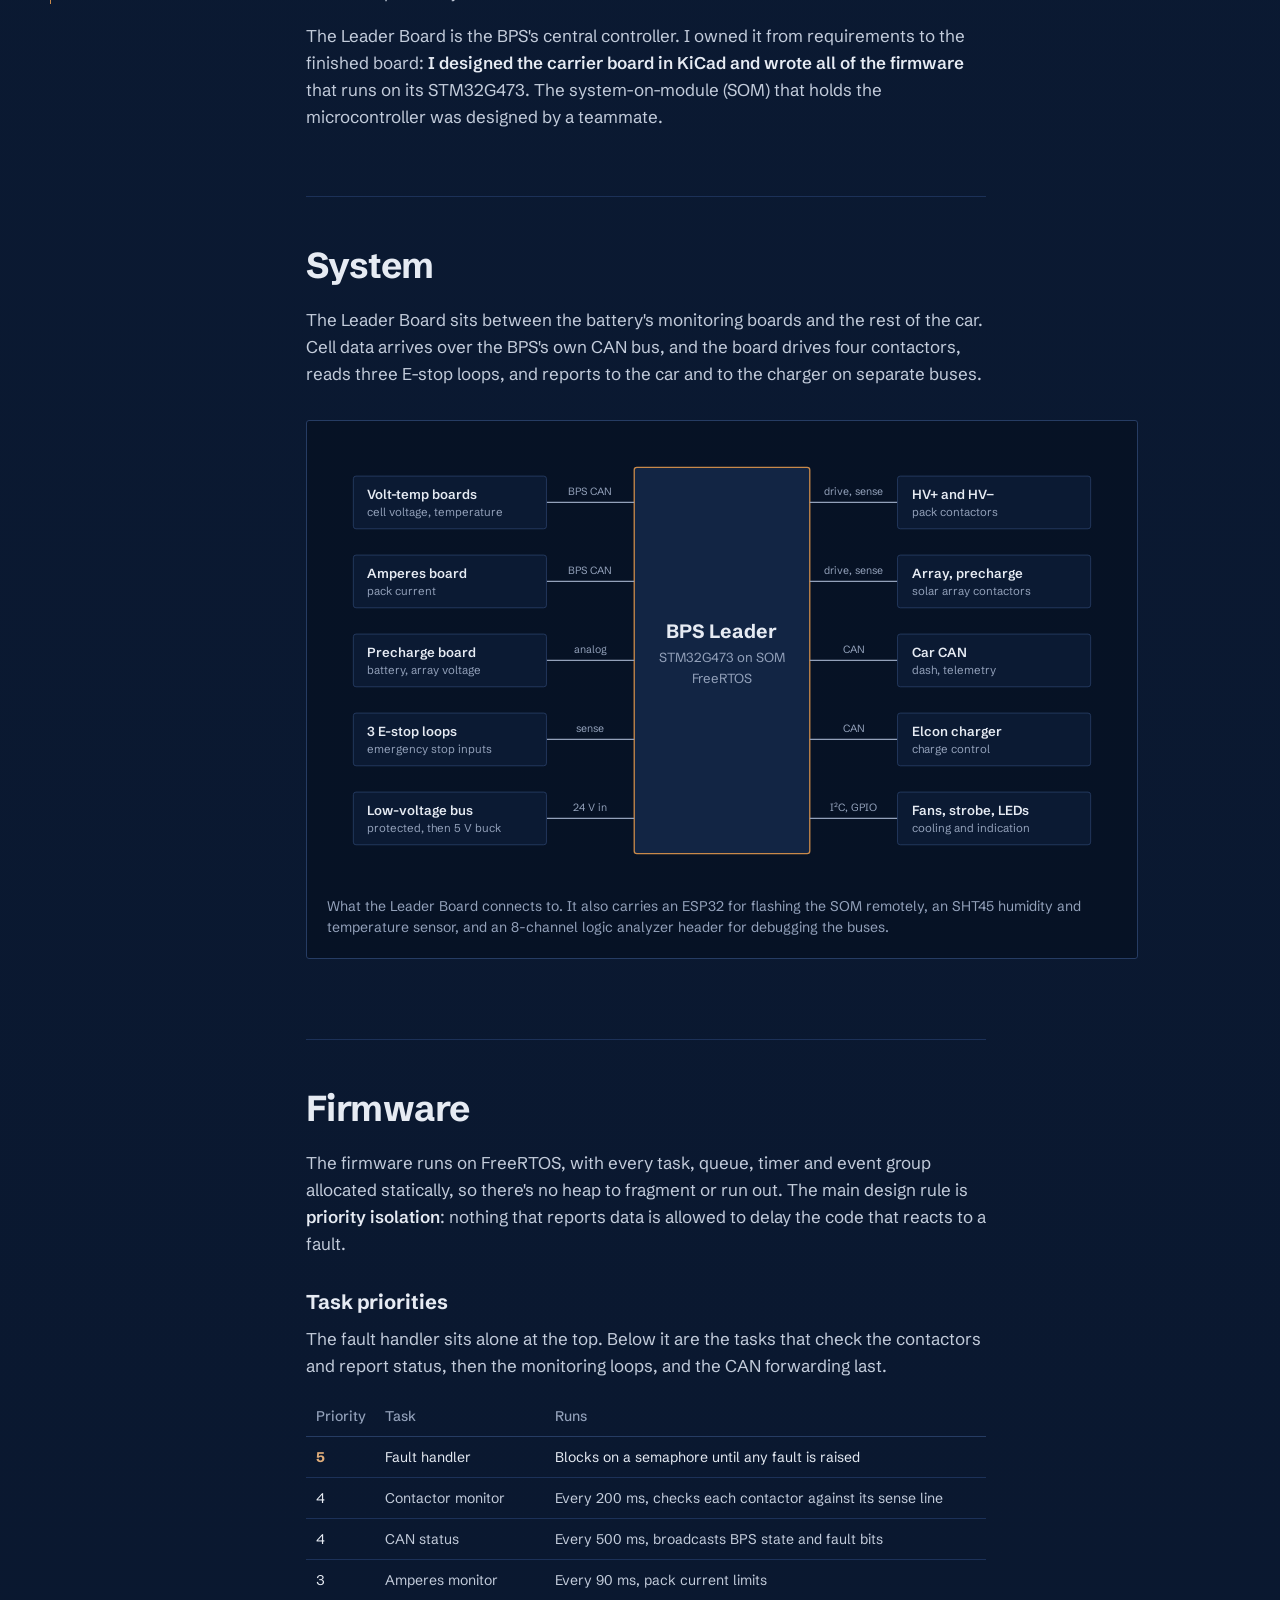
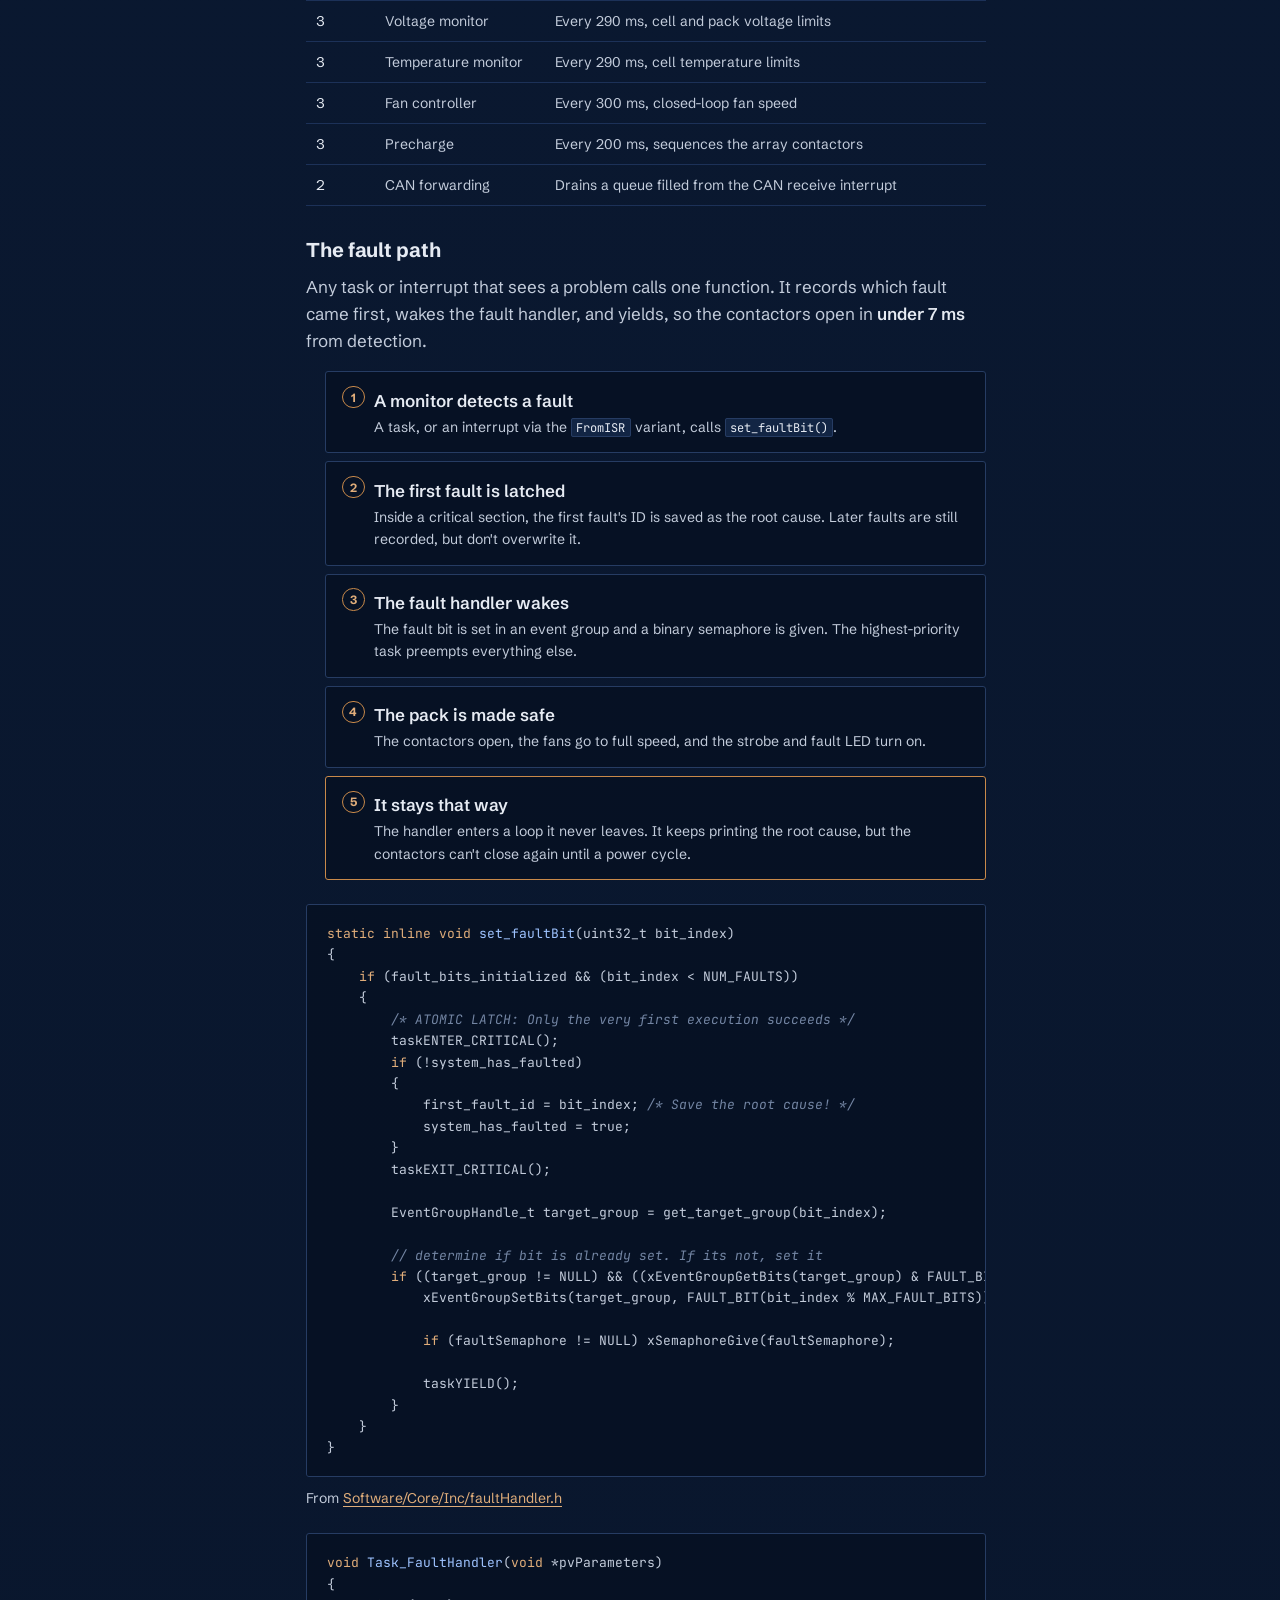
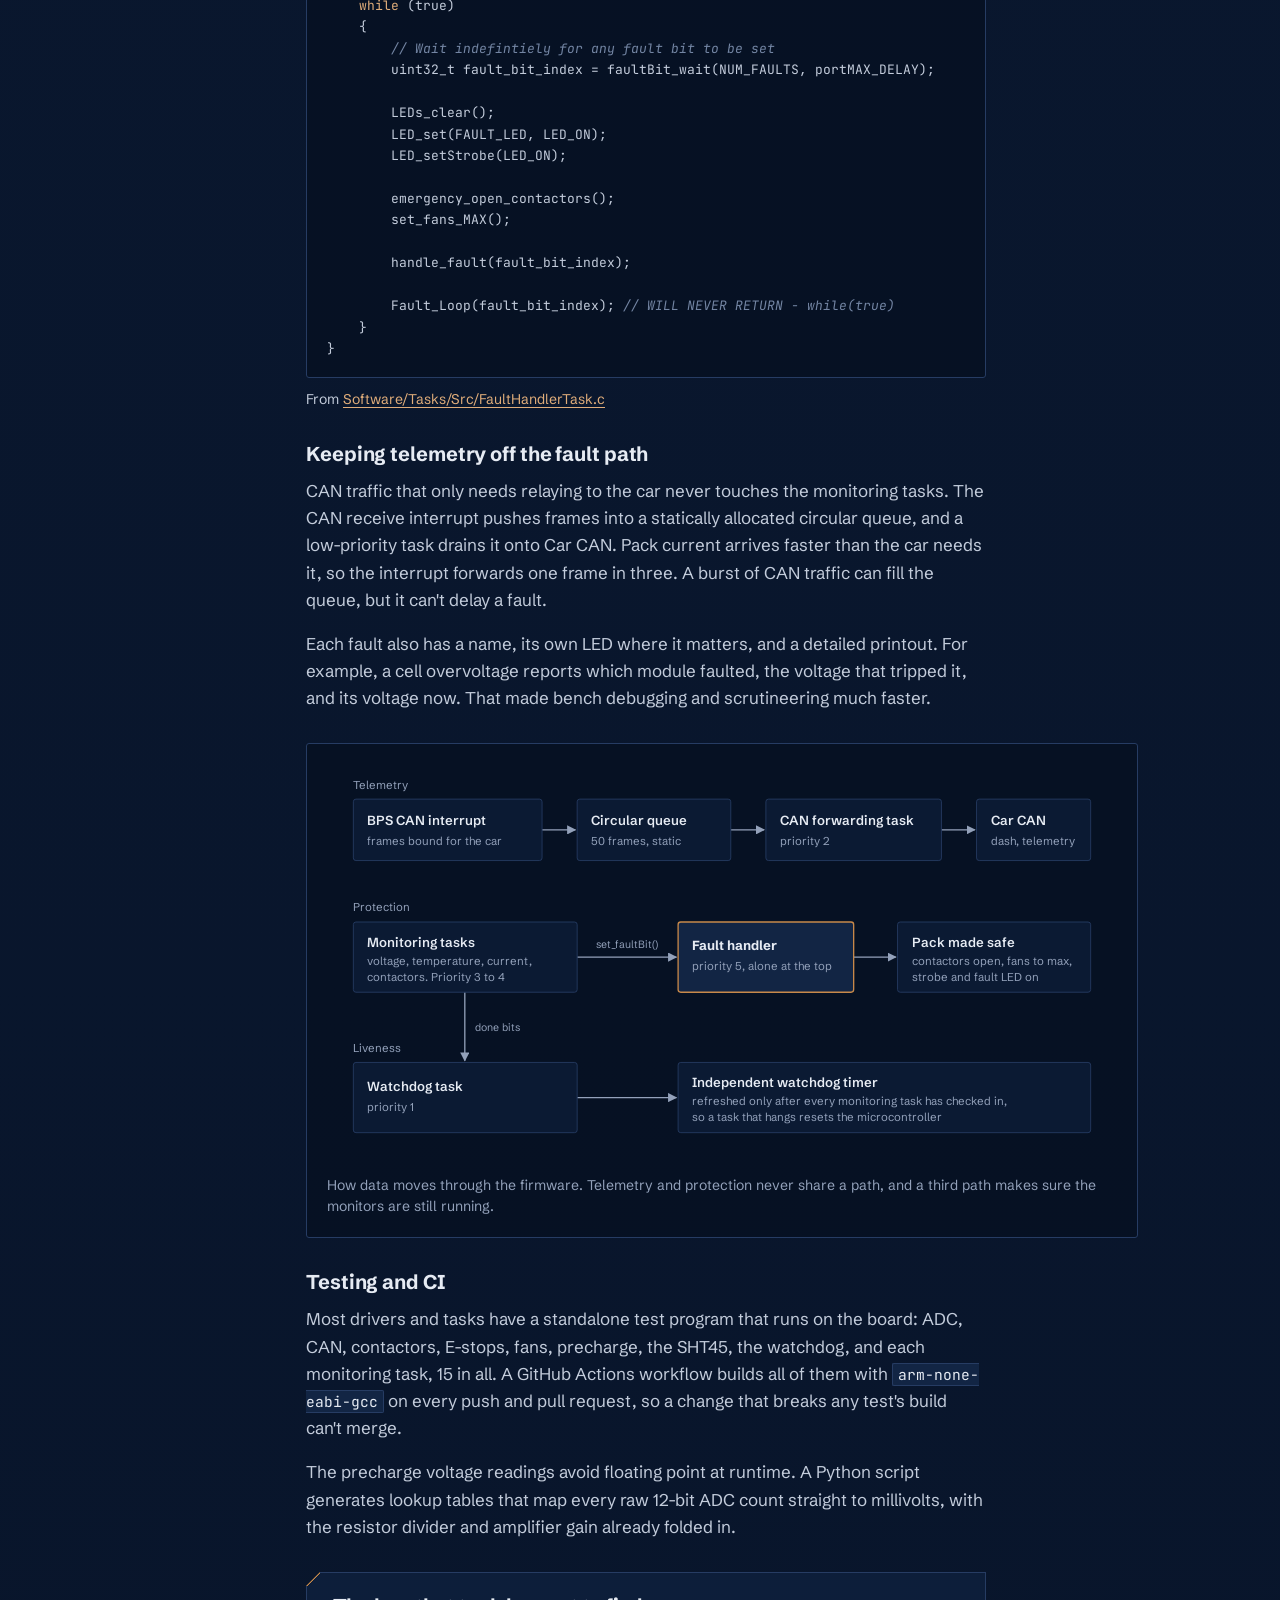
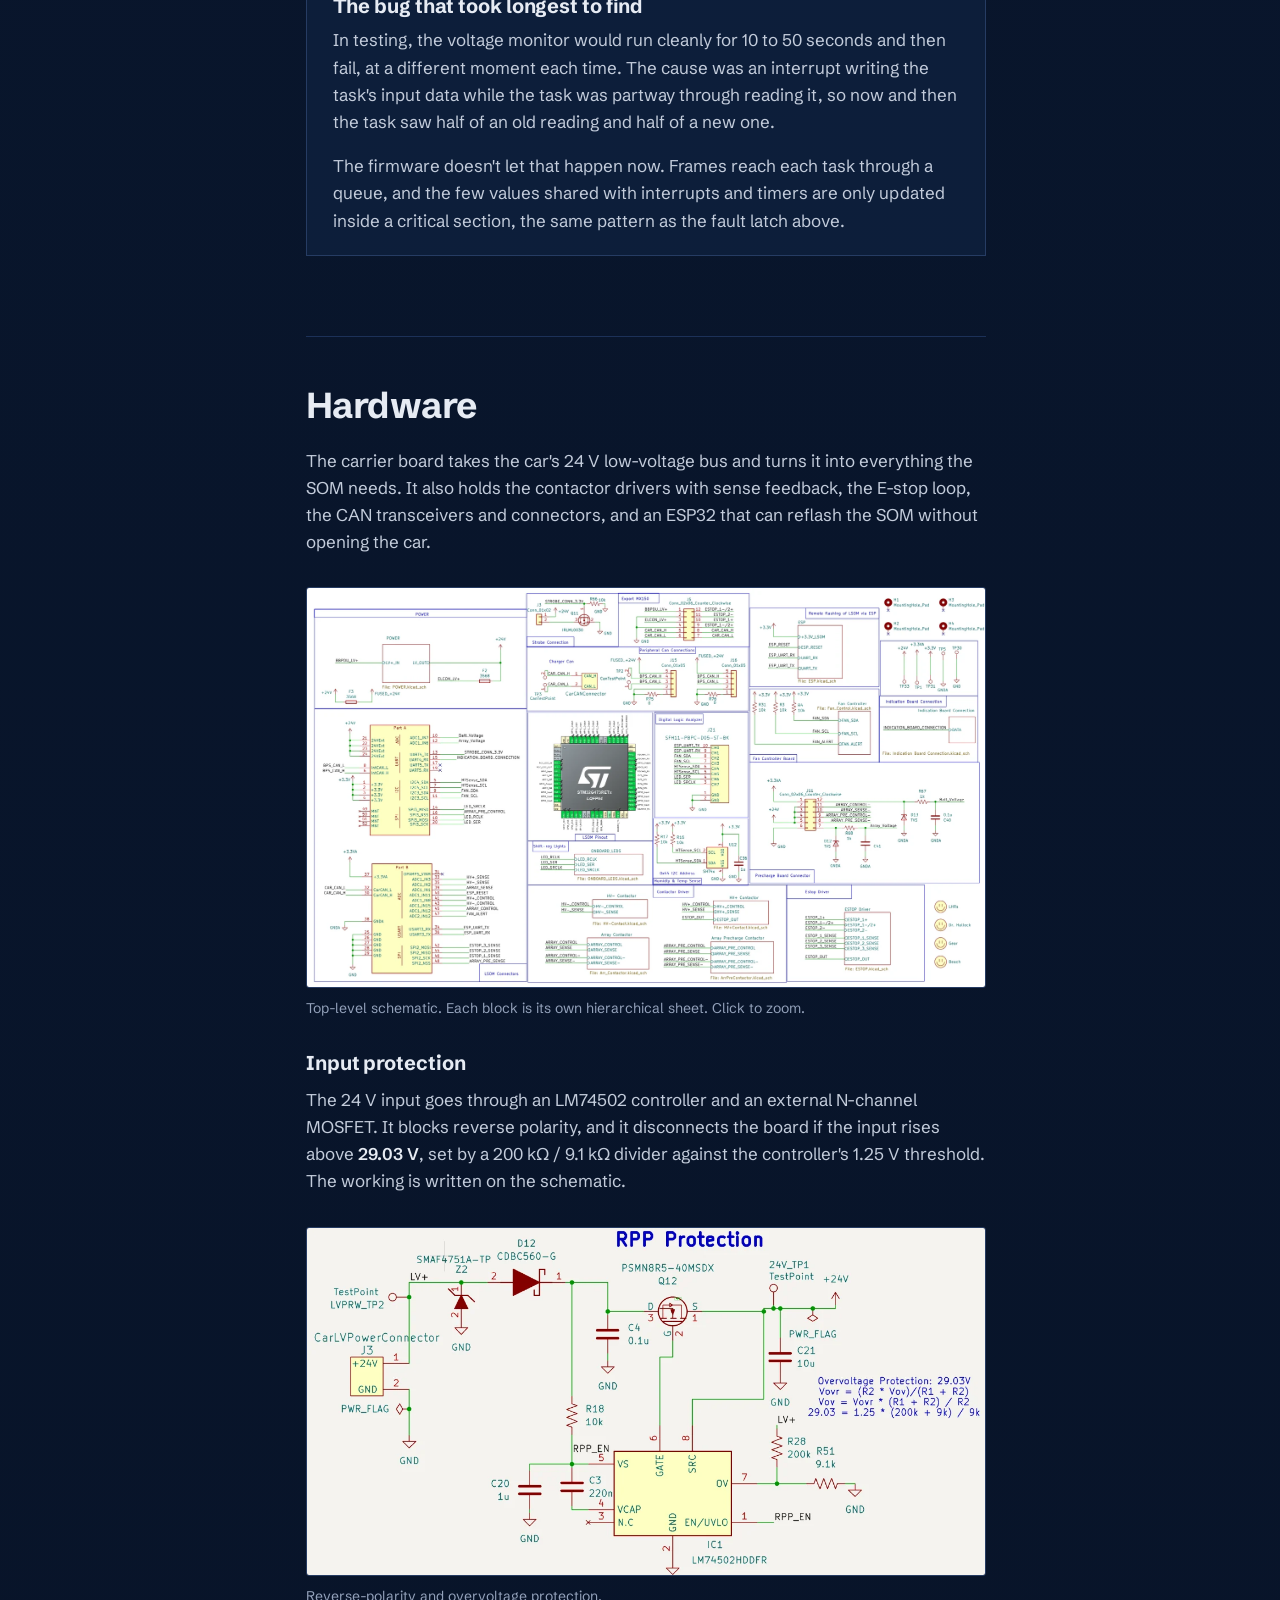
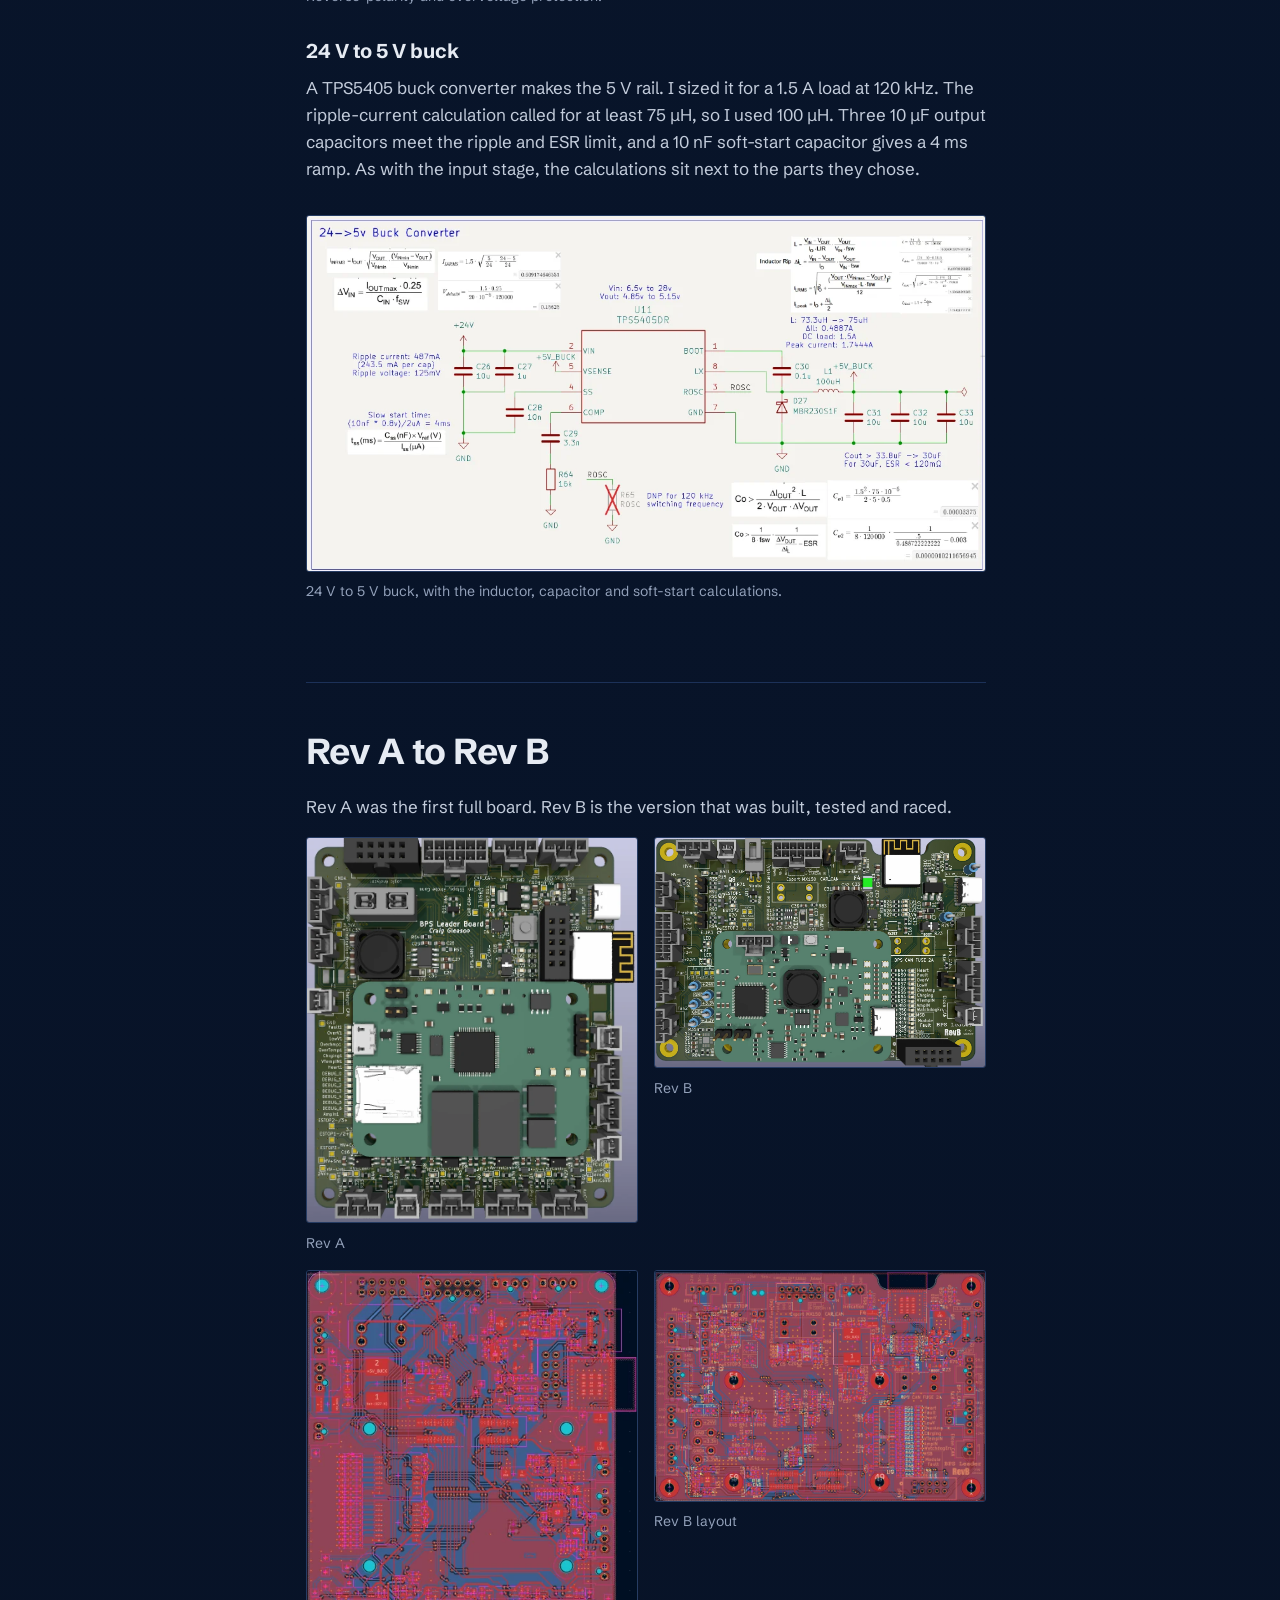
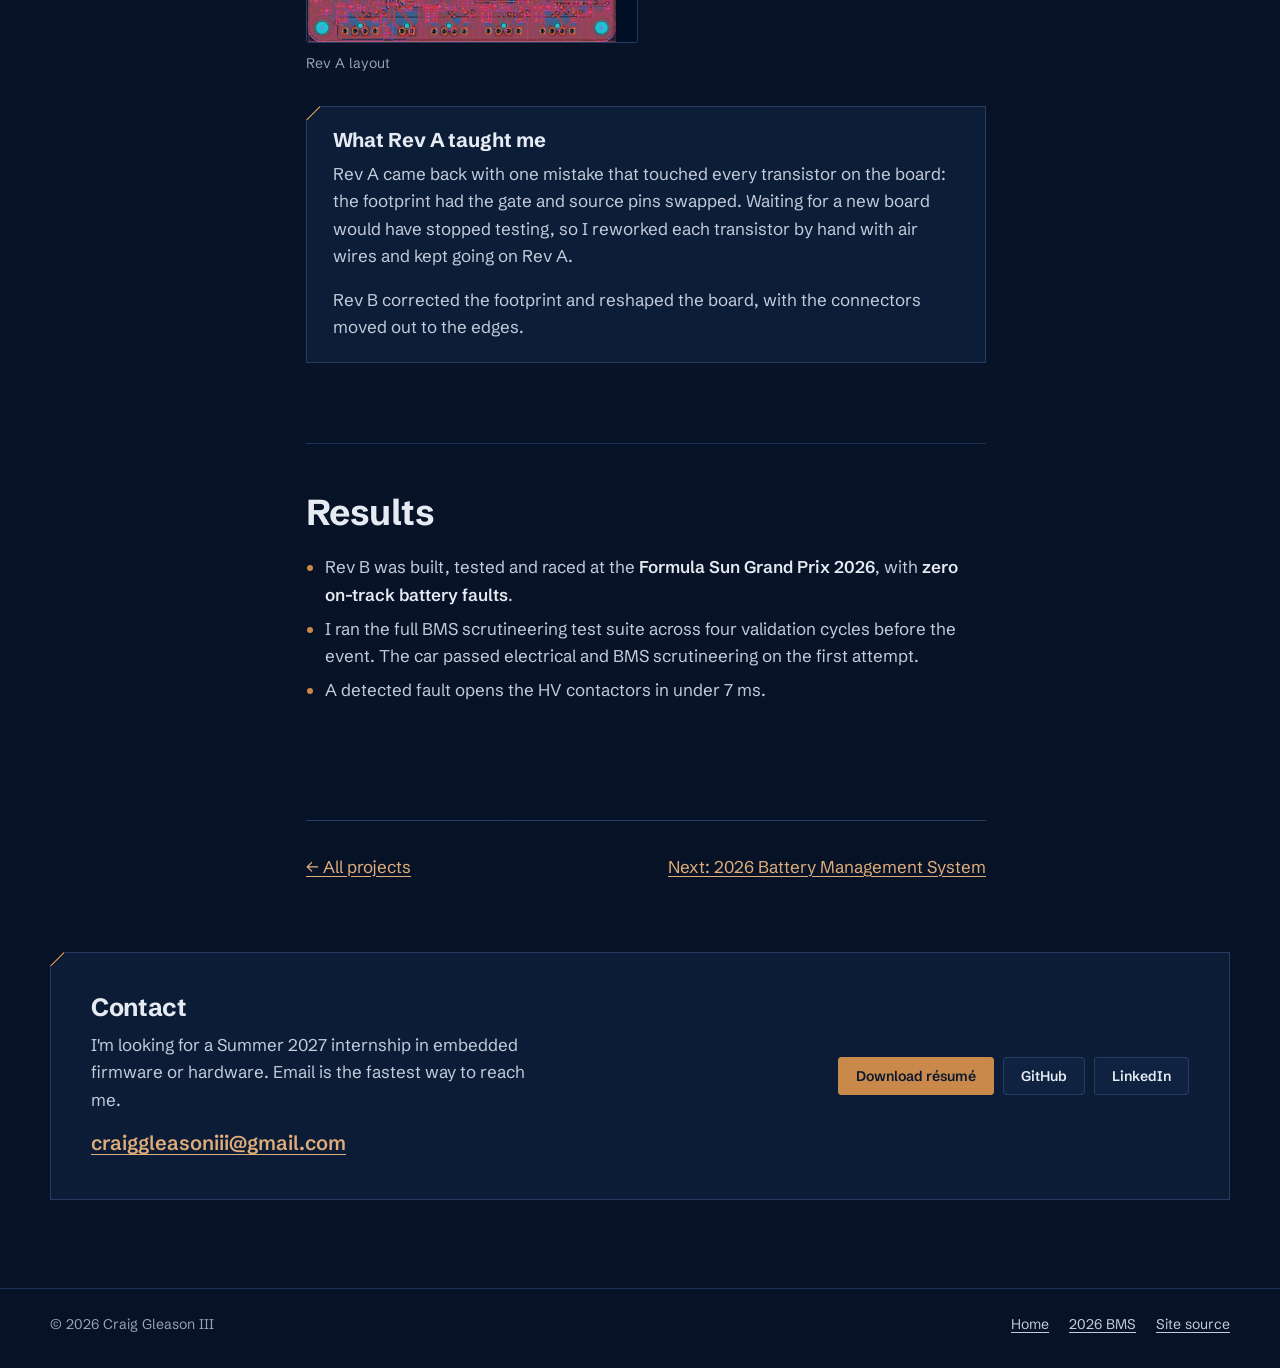
<file: projects/bps-leader/index.html>
<!doctype html>
<html lang="en">
<head>
  <meta charset="utf-8">
  <meta name="viewport" content="width=device-width, initial-scale=1">
  <title>BPS Leader Board, Craig Gleason III</title>
  <meta name="description" content="The battery protection computer for Longhorn Racing Solar's car: a KiCad board and FreeRTOS firmware designed by Craig Gleason III, raced at FSGP 2026.">
  <meta name="theme-color" content="#0b1a33">
  <link rel="icon" href="/assets/favicon.svg" type="image/svg+xml">
  <meta property="og:title" content="BPS Leader Board">
  <meta property="og:description" content="Battery protection computer for a solar race car. Board design and FreeRTOS firmware.">
  <meta property="og:image" content="https://craiggleason7.github.io/assets/img/bpsl/revb-3d-1600.webp">
  <meta property="og:url" content="https://craiggleason7.github.io/projects/bps-leader/">
  <link rel="preconnect" href="https://fonts.googleapis.com">
  <link rel="preconnect" href="https://fonts.gstatic.com" crossorigin>
  <link href="https://fonts.googleapis.com/css2?family=Schibsted+Grotesk:wght@400;500;600;700;800&family=JetBrains+Mono:wght@400;500&display=swap" rel="stylesheet">
  <link rel="stylesheet" href="/assets/css/site.css?v=2">
</head>
<body>
<a class="skip" href="#main">Skip to content</a>

<header class="site-head">
  <div class="wrap">
    <a class="mark" href="/" aria-label="Craig Gleason III, home">
      <svg viewBox="0 0 32 32" aria-hidden="true"><rect width="32" height="32" rx="7" fill="#122544"/><rect x="1" y="1" width="30" height="30" rx="6" fill="none" stroke="#263c63"/><path d="M14 9.5a6.5 6.5 0 1 0 0 13" fill="none" stroke="#c8894a" stroke-width="2.6" stroke-linecap="round"/><path d="M18 16h5.5v3.5a3 3 0 0 1-3 3H18" fill="none" stroke="#e6ebf3" stroke-width="2.6" stroke-linecap="round" stroke-linejoin="round"/><circle cx="23.5" cy="10" r="2" fill="#e6ebf3"/></svg>
      <span>Craig Gleason III</span>
    </a>
    <nav class="site-nav" aria-label="Main">
      <a href="/#projects" aria-current="page">Projects</a>
      <a href="/#experience">Experience</a>
      <a href="/#contact">Contact</a>
      <a href="/assets/docs/Craig_Gleason_Resume.pdf">Résumé</a>
    </nav>
  </div>
</header>

<main id="main" class="wrap">
  <p class="crumb"><a href="/#projects">← All projects</a></p>

  <header class="p-head">
    <h1>BPS Leader Board</h1>
    <p class="lede">The battery protection computer for Longhorn Racing Solar's car. It watches every cell, owns the high-voltage contactors, and opens them the moment anything leaves its safe range.</p>
    <dl class="facts panel">
      <div><dt>Role</dt><dd>Board design and all firmware</dd></div>
      <div><dt>Team</dt><dd>Longhorn Racing Solar</dd></div>
      <div><dt>Timeline</dt><dd>2025 – 2026</dd></div>
      <div><dt>Status</dt><dd><span class="status">Raced at FSGP 2026</span></dd></div>
      <div><dt>Source</dt><dd><a href="https://github.com/lhr-solar/PS-BPSLeader/tree/cf23af5b333274080a49f7f96c6a7cc13cb14c89/Software">lhr-solar/PS-BPSLeader</a></dd></div>
    </dl>
  </header>

  <figure class="p-hero">
    <img src="/assets/img/bpsl/revb-3d-1600.webp" width="1308" height="909" alt="3D render of BPS Leader Rev B: the system-on-module sits in the middle of the carrier board, with contactor, CAN, fan and E-stop connectors on the edges and labeled status LEDs on the right.">
  </figure>

  <div class="p-body">
    <aside class="toc" aria-label="On this page">
      <nav>
        <p>On this page</p>
        <ol>
          <li><a href="#overview">Overview</a></li>
          <li><a href="#system">System</a></li>
          <li><a href="#firmware">Firmware</a></li>
          <li><a href="#hardware">Hardware</a></li>
          <li><a href="#revisions">Rev A to Rev B</a></li>
          <li><a href="#results">Results</a></li>
        </ol>
      </nav>
    </aside>

    <article class="prose">
      <section id="overview">
        <h2>Overview</h2>
        <p>A solar car's battery can't be allowed to overcharge, overdischarge, overheat or carry too much current. The Battery Protection System (BPS) enforces those limits. It reads every cell's voltage and temperature and the pack current, and it controls the contactors that connect the pack to the rest of the car. If any reading leaves its safe range, or a board stops reporting, it opens the contactors and stays faulted until someone power-cycles it.</p>
        <p>The Leader Board is the BPS's central controller. I owned it from requirements to the finished board: <strong>I designed the carrier board in KiCad and wrote all of the firmware</strong> that runs on its STM32G473. The system-on-module (SOM) that holds the microcontroller was designed by a teammate.</p>
      </section>

      <section id="system">
        <h2>System</h2>
        <p>The Leader Board sits between the battery's monitoring boards and the rest of the car. Cell data arrives over the BPS's own CAN bus, and the board drives four contactors, reads three E-stop loops, and reports to the car and to the charger on separate buses.</p>

        <figure class="diagram diagram--wide">
          <div class="diagram-scroll"><svg viewBox="0 0 900 500" role="img" aria-labelledby="sys-t">
            <title id="sys-t">Block diagram: the BPS Leader Board in the middle. On the left, volt-temp boards and the amperes board connect over BPS CAN, the precharge board connects through analog voltage sensing, three E-stop loops feed in, and the 24 V low-voltage bus powers the board. On the right, the board drives and senses the HV+, HV−, array and array precharge contactors, talks to the car over Car CAN and to the Elcon charger over CAN, and drives fans, a strobe and status LEDs.</title>
            <g font-family="Schibsted Grotesk, sans-serif" font-size="15" fill="#e6ebf3">
              <rect x="350" y="30" width="200" height="440" rx="3" fill="#122544" stroke="#c8894a" stroke-width="1.5"/>
              <text x="450" y="225" text-anchor="middle" font-size="22" font-weight="700">BPS Leader</text>
              <text x="450" y="252" text-anchor="middle" fill="#93a1ba">STM32G473 on SOM</text>
              <text x="450" y="276" text-anchor="middle" fill="#93a1ba">FreeRTOS</text>

              <g stroke="#93a1ba" stroke-width="1.5">
                <line x1="250" y1="70" x2="350" y2="70"/><line x1="250" y1="160" x2="350" y2="160"/><line x1="250" y1="250" x2="350" y2="250"/><line x1="250" y1="340" x2="350" y2="340"/><line x1="250" y1="430" x2="350" y2="430"/>
                <line x1="550" y1="70" x2="650" y2="70"/><line x1="550" y1="160" x2="650" y2="160"/><line x1="550" y1="250" x2="650" y2="250"/><line x1="550" y1="340" x2="650" y2="340"/><line x1="550" y1="430" x2="650" y2="430"/>
              </g>
              <g font-size="12" fill="#93a1ba" text-anchor="middle">
                <text x="300" y="62">BPS CAN</text><text x="300" y="152">BPS CAN</text><text x="300" y="242">analog</text><text x="300" y="332">sense</text><text x="300" y="422">24 V in</text>
                <text x="600" y="62">drive, sense</text><text x="600" y="152">drive, sense</text><text x="600" y="242">CAN</text><text x="600" y="332">CAN</text><text x="600" y="422">I²C, GPIO</text>
              </g>

              <g>
                <rect x="30" y="40" width="220" height="60" rx="3" fill="#0b1a33" stroke="#263c63"/><text x="46" y="66" font-weight="600">Volt-temp boards</text><text x="46" y="86" font-size="13" fill="#93a1ba">cell voltage, temperature</text>
                <rect x="30" y="130" width="220" height="60" rx="3" fill="#0b1a33" stroke="#263c63"/><text x="46" y="156" font-weight="600">Amperes board</text><text x="46" y="176" font-size="13" fill="#93a1ba">pack current</text>
                <rect x="30" y="220" width="220" height="60" rx="3" fill="#0b1a33" stroke="#263c63"/><text x="46" y="246" font-weight="600">Precharge board</text><text x="46" y="266" font-size="13" fill="#93a1ba">battery, array voltage</text>
                <rect x="30" y="310" width="220" height="60" rx="3" fill="#0b1a33" stroke="#263c63"/><text x="46" y="336" font-weight="600">3 E-stop loops</text><text x="46" y="356" font-size="13" fill="#93a1ba">emergency stop inputs</text>
                <rect x="30" y="400" width="220" height="60" rx="3" fill="#0b1a33" stroke="#263c63"/><text x="46" y="426" font-weight="600">Low-voltage bus</text><text x="46" y="446" font-size="13" fill="#93a1ba">protected, then 5 V buck</text>

                <rect x="650" y="40" width="220" height="60" rx="3" fill="#0b1a33" stroke="#263c63"/><text x="666" y="66" font-weight="600">HV+ and HV−</text><text x="666" y="86" font-size="13" fill="#93a1ba">pack contactors</text>
                <rect x="650" y="130" width="220" height="60" rx="3" fill="#0b1a33" stroke="#263c63"/><text x="666" y="156" font-weight="600">Array, precharge</text><text x="666" y="176" font-size="13" fill="#93a1ba">solar array contactors</text>
                <rect x="650" y="220" width="220" height="60" rx="3" fill="#0b1a33" stroke="#263c63"/><text x="666" y="246" font-weight="600">Car CAN</text><text x="666" y="266" font-size="13" fill="#93a1ba">dash, telemetry</text>
                <rect x="650" y="310" width="220" height="60" rx="3" fill="#0b1a33" stroke="#263c63"/><text x="666" y="336" font-weight="600">Elcon charger</text><text x="666" y="356" font-size="13" fill="#93a1ba">charge control</text>
                <rect x="650" y="400" width="220" height="60" rx="3" fill="#0b1a33" stroke="#263c63"/><text x="666" y="426" font-weight="600">Fans, strobe, LEDs</text><text x="666" y="446" font-size="13" fill="#93a1ba">cooling and indication</text>
              </g>
            </g>
          </svg></div>
          <figcaption>What the Leader Board connects to. It also carries an ESP32 for flashing the SOM remotely, an SHT45 humidity and temperature sensor, and an 8-channel logic analyzer header for debugging the buses.</figcaption>
        </figure>
      </section>

      <section id="firmware">
        <h2>Firmware</h2>
        <p>The firmware runs on FreeRTOS, with every task, queue, timer and event group allocated statically, so there's no heap to fragment or run out. The main design rule is <strong>priority isolation</strong>: nothing that reports data is allowed to delay the code that reacts to a fault.</p>

        <h3>Task priorities</h3>
        <p>The fault handler sits alone at the top. Below it are the tasks that check the contactors and report status, then the monitoring loops, and the CAN forwarding last.</p>
        <div class="ladder-wrap">
          <table class="ladder">
            <thead><tr><th>Priority</th><th>Task</th><th>Runs</th></tr></thead>
            <tbody>
              <tr class="hot"><td>5</td><td>Fault handler</td><td>Blocks on a semaphore until any fault is raised</td></tr>
              <tr><td>4</td><td>Contactor monitor</td><td>Every 200 ms, checks each contactor against its sense line</td></tr>
              <tr><td>4</td><td>CAN status</td><td>Every 500 ms, broadcasts BPS state and fault bits</td></tr>
              <tr><td>3</td><td>Amperes monitor</td><td>Every 90 ms, pack current limits</td></tr>
              <tr><td>3</td><td>Voltage monitor</td><td>Every 290 ms, cell and pack voltage limits</td></tr>
              <tr><td>3</td><td>Temperature monitor</td><td>Every 290 ms, cell temperature limits</td></tr>
              <tr><td>3</td><td>Fan controller</td><td>Every 300 ms, closed-loop fan speed</td></tr>
              <tr><td>3</td><td>Precharge</td><td>Every 200 ms, sequences the array contactors</td></tr>
              <tr><td>2</td><td>CAN forwarding</td><td>Drains a queue filled from the CAN receive interrupt</td></tr>
            </tbody>
          </table>
        </div>

        <h3>The fault path</h3>
        <p>Any task or interrupt that sees a problem calls one function. It records which fault came first, wakes the fault handler, and yields, so the contactors open in <strong>under 7 ms</strong> from detection.</p>
        <ol class="flow">
          <li><b>A monitor detects a fault</b>A task, or an interrupt via the <code>FromISR</code> variant, calls <code>set_faultBit()</code>.</li>
          <li><b>The first fault is latched</b>Inside a critical section, the first fault's ID is saved as the root cause. Later faults are still recorded, but don't overwrite it.</li>
          <li><b>The fault handler wakes</b>The fault bit is set in an event group and a binary semaphore is given. The highest-priority task preempts everything else.</li>
          <li><b>The pack is made safe</b>The contactors open, the fans go to full speed, and the strobe and fault LED turn on.</li>
          <li class="end"><b>It stays that way</b>The handler enters a loop it never leaves. It keeps printing the root cause, but the contactors can't close again until a power cycle.</li>
        </ol>

        <pre class="code" aria-label="C code: set_faultBit"><code><span class="k">static inline void</span> <span class="f">set_faultBit</span>(uint32_t bit_index)
{
    <span class="k">if</span> (fault_bits_initialized &amp;&amp; (bit_index &lt; NUM_FAULTS))
    {
        <span class="c">/* ATOMIC LATCH: Only the very first execution succeeds */</span>
        taskENTER_CRITICAL();
        <span class="k">if</span> (!system_has_faulted)
        {
            first_fault_id = bit_index; <span class="c">/* Save the root cause! */</span>
            system_has_faulted = true;
        }
        taskEXIT_CRITICAL();

        EventGroupHandle_t target_group = get_target_group(bit_index);

        <span class="c">// determine if bit is already set. If its not, set it</span>
        <span class="k">if</span> ((target_group != NULL) &amp;&amp; ((xEventGroupGetBits(target_group) &amp; FAULT_BIT(bit_index % MAX_FAULT_BITS)) == 0)) {
            xEventGroupSetBits(target_group, FAULT_BIT(bit_index % MAX_FAULT_BITS));

            <span class="k">if</span> (faultSemaphore != NULL) xSemaphoreGive(faultSemaphore);

            taskYIELD();
        }
    }
}</code></pre>
        <p class="code-src">From <a href="https://github.com/lhr-solar/PS-BPSLeader/blob/cf23af5b333274080a49f7f96c6a7cc13cb14c89/Software/Core/Inc/faultHandler.h">Software/Core/Inc/faultHandler.h</a></p>

        <pre class="code" aria-label="C code: Task_FaultHandler"><code><span class="k">void</span> <span class="f">Task_FaultHandler</span>(<span class="k">void</span> *pvParameters)
{
    <span class="k">while</span> (true)
    {
        <span class="c">// Wait indefintiely for any fault bit to be set</span>
        uint32_t fault_bit_index = faultBit_wait(NUM_FAULTS, portMAX_DELAY);

        LEDs_clear();
        LED_set(FAULT_LED, LED_ON);
        LED_setStrobe(LED_ON);

        emergency_open_contactors();
        set_fans_MAX();

        handle_fault(fault_bit_index);

        Fault_Loop(fault_bit_index); <span class="c">// WILL NEVER RETURN - while(true)</span>
    }
}</code></pre>
        <p class="code-src">From <a href="https://github.com/lhr-solar/PS-BPSLeader/blob/cf23af5b333274080a49f7f96c6a7cc13cb14c89/Software/Tasks/Src/FaultHandlerTask.c">Software/Tasks/Src/FaultHandlerTask.c</a></p>

        <h3>Keeping telemetry off the fault path</h3>
        <p>CAN traffic that only needs relaying to the car never touches the monitoring tasks. The CAN receive interrupt pushes frames into a statically allocated circular queue, and a low-priority task drains it onto Car CAN. Pack current arrives faster than the car needs it, so the interrupt forwards one frame in three. A burst of CAN traffic can fill the queue, but it can't delay a fault.</p>
        <p>Each fault also has a name, its own LED where it matters, and a detailed printout. For example, a cell overvoltage reports which module faulted, the voltage that tripped it, and its voltage now. That made bench debugging and scrutineering much faster.</p>

        <figure class="diagram diagram--wide">
          <div class="diagram-scroll"><svg viewBox="0 0 900 450" role="img" aria-labelledby="flow-t">
            <title id="flow-t">Three separate paths through the firmware. Telemetry: the BPS CAN interrupt puts frames bound for the car into a static 50-frame circular queue, the priority 2 CAN forwarding task drains it, and the frames go out on Car CAN. Protection: the monitoring tasks for voltage, temperature, current and contactors, at priority 3 to 4, call set_faultBit, which wakes the priority 5 fault handler, which opens the contactors, sets the fans to maximum and turns on the strobe and fault LED. Liveness: each monitoring task sets a done bit for the priority 1 watchdog task, which refreshes the independent watchdog timer only after every monitor has checked in.</title>
            <defs><marker id="df" viewBox="0 0 10 10" refX="9" refY="5" markerWidth="7" markerHeight="7" orient="auto"><path d="M0 0L10 5L0 10z" fill="#93a1ba"/></marker></defs>
            <g font-family="Schibsted Grotesk, sans-serif" font-size="15" fill="#e6ebf3">
              <g font-size="13" fill="#93a1ba">
                <text x="30" y="28">Telemetry</text>
                <text x="30" y="168">Protection</text>
                <text x="30" y="328">Liveness</text>
              </g>
              <g stroke="#93a1ba" stroke-width="1.5" fill="none" marker-end="url(#df)">
                <line x1="245" y1="75" x2="283" y2="75"/><line x1="460" y1="75" x2="498" y2="75"/><line x1="700" y1="75" x2="738" y2="75"/>
                <line x1="285" y1="220" x2="398" y2="220"/><line x1="600" y1="220" x2="648" y2="220"/>
                <line x1="157" y1="260" x2="157" y2="338"/><line x1="285" y1="380" x2="398" y2="380"/>
              </g>
              <g font-size="12" fill="#93a1ba">
                <text x="342" y="210" text-anchor="middle">set_faultBit()</text>
                <text x="169" y="304">done bits</text>
              </g>

              <rect x="30" y="40" width="215" height="70" rx="3" fill="#0b1a33" stroke="#263c63"/><text x="46" y="70" font-weight="600">BPS CAN interrupt</text><text x="46" y="92" font-size="13" fill="#93a1ba">frames bound for the car</text>
              <rect x="285" y="40" width="175" height="70" rx="3" fill="#0b1a33" stroke="#263c63"/><text x="301" y="70" font-weight="600">Circular queue</text><text x="301" y="92" font-size="13" fill="#93a1ba">50 frames, static</text>
              <rect x="500" y="40" width="200" height="70" rx="3" fill="#0b1a33" stroke="#263c63"/><text x="516" y="70" font-weight="600">CAN forwarding task</text><text x="516" y="92" font-size="13" fill="#93a1ba">priority 2</text>
              <rect x="740" y="40" width="130" height="70" rx="3" fill="#0b1a33" stroke="#263c63"/><text x="756" y="70" font-weight="600">Car CAN</text><text x="756" y="92" font-size="13" fill="#93a1ba">dash, telemetry</text>

              <rect x="30" y="180" width="255" height="80" rx="3" fill="#0b1a33" stroke="#263c63"/><text x="46" y="208" font-weight="600">Monitoring tasks</text><text x="46" y="229" font-size="13" fill="#93a1ba">voltage, temperature, current,</text><text x="46" y="247" font-size="13" fill="#93a1ba">contactors. Priority 3 to 4</text>
              <rect x="400" y="180" width="200" height="80" rx="3" fill="#122544" stroke="#c8894a" stroke-width="1.5"/><text x="416" y="212" font-weight="700">Fault handler</text><text x="416" y="235" font-size="13" fill="#93a1ba">priority 5, alone at the top</text>
              <rect x="650" y="180" width="220" height="80" rx="3" fill="#0b1a33" stroke="#263c63"/><text x="666" y="208" font-weight="600">Pack made safe</text><text x="666" y="229" font-size="13" fill="#93a1ba">contactors open, fans to max,</text><text x="666" y="247" font-size="13" fill="#93a1ba">strobe and fault LED on</text>

              <rect x="30" y="340" width="255" height="80" rx="3" fill="#0b1a33" stroke="#263c63"/><text x="46" y="372" font-weight="600">Watchdog task</text><text x="46" y="395" font-size="13" fill="#93a1ba">priority 1</text>
              <rect x="400" y="340" width="470" height="80" rx="3" fill="#0b1a33" stroke="#263c63"/><text x="416" y="368" font-weight="600">Independent watchdog timer</text><text x="416" y="389" font-size="13" fill="#93a1ba">refreshed only after every monitoring task has checked in,</text><text x="416" y="407" font-size="13" fill="#93a1ba">so a task that hangs resets the microcontroller</text>
            </g>
          </svg></div>
          <figcaption>How data moves through the firmware. Telemetry and protection never share a path, and a third path makes sure the monitors are still running.</figcaption>
        </figure>

        <h3>Testing and CI</h3>
        <p>Most drivers and tasks have a standalone test program that runs on the board: ADC, CAN, contactors, E-stops, fans, precharge, the SHT45, the watchdog, and each monitoring task, 15 in all. A GitHub Actions workflow builds all of them with <code>arm-none-eabi-gcc</code> on every push and pull request, so a change that breaks any test's build can't merge.</p>
        <p>The precharge voltage readings avoid floating point at runtime. A Python script generates lookup tables that map every raw 12-bit ADC count straight to millivolts, with the resistor divider and amplifier gain already folded in.</p>

        <div class="note panel">
          <h3>The bug that took longest to find</h3>
          <p>In testing, the voltage monitor would run cleanly for 10 to 50 seconds and then fail, at a different moment each time. The cause was an interrupt writing the task's input data while the task was partway through reading it, so now and then the task saw half of an old reading and half of a new one.</p>
          <p>The firmware doesn't let that happen now. Frames reach each task through a queue, and the few values shared with interrupts and timers are only updated inside a critical section, the same pattern as the fault latch above.</p>
        </div>
      </section>

      <section id="hardware">
        <h2>Hardware</h2>
        <p>The carrier board takes the car's 24 V low-voltage bus and turns it into everything the SOM needs. It also holds the contactor drivers with sense feedback, the E-stop loop, the CAN transceivers and connectors, and an ESP32 that can reflash the SOM without opening the car.</p>

        <figure class="fig fig--wide">
          <button class="zoom" type="button" data-full="/assets/img/bpsl/schem-top-crop-3600.webp" aria-label="Open the top-level schematic at full size">
            <img src="/assets/img/bpsl/schem-top-crop-1600.webp" width="1600" height="940" alt="Top-level KiCad schematic: power input, SOM connector pinout, peripheral CAN connections, ESP32 remote flashing, fan controller, indication board, logic analyzer header, precharge board connector, contactor drivers and E-stop driver." loading="lazy">
          </button>
          <figcaption>Top-level schematic. Each block is its own hierarchical sheet. Click to zoom.</figcaption>
        </figure>

        <h3>Input protection</h3>
        <p>The 24 V input goes through an LM74502 controller and an external N-channel MOSFET. It blocks reverse polarity, and it disconnects the board if the input rises above <strong>29.03 V</strong>, set by a 200 kΩ / 9.1 kΩ divider against the controller's 1.25 V threshold. The working is written on the schematic.</p>
        <figure class="fig">
          <button class="zoom" type="button" aria-label="Open the input protection schematic at full size">
            <img src="/assets/img/bpsl/schem-rpp-1600.webp" width="1197" height="614" alt="Schematic of the reverse-polarity and overvoltage protection: an LM74502 driving a PSMN8R5-40MSDX MOSFET, with the overvoltage divider calculation annotated." loading="lazy">
          </button>
          <figcaption>Reverse-polarity and overvoltage protection.</figcaption>
        </figure>

        <h3>24 V to 5 V buck</h3>
        <p>A TPS5405 buck converter makes the 5 V rail. I sized it for a 1.5 A load at 120 kHz. The ripple-current calculation called for at least 75 µH, so I used 100 µH. Three 10 µF output capacitors meet the ripple and ESR limit, and a 10 nF soft-start capacitor gives a 4 ms ramp. As with the input stage, the calculations sit next to the parts they chose.</p>
        <figure class="fig">
          <button class="zoom" type="button" aria-label="Open the buck converter schematic at full size">
            <img src="/assets/img/bpsl/schem-buck-1600.webp" width="1067" height="559" alt="Schematic of the TPS5405 24 V to 5 V buck converter with inductor, input ripple, output capacitance and soft-start calculations annotated." loading="lazy">
          </button>
          <figcaption>24 V to 5 V buck, with the inductor, capacitor and soft-start calculations.</figcaption>
        </figure>
      </section>

      <section id="revisions">
        <h2>Rev A to Rev B</h2>
        <p>Rev A was the first full board. Rev B is the version that was built, tested and raced.</p>
        <div class="pair">
          <figure class="fig">
            <button class="zoom" type="button" aria-label="Open the Rev A render at full size"><img src="/assets/img/bpsl/reva-3d-1000.webp" width="789" height="918" alt="3D render of BPS Leader Rev A: a taller board with the SOM in the lower half." loading="lazy"></button>
            <figcaption>Rev A</figcaption>
          </figure>
          <figure class="fig">
            <button class="zoom" type="button" aria-label="Open the Rev B render at full size"><img src="/assets/img/bpsl/revb-3d-1600.webp" width="1308" height="909" alt="3D render of BPS Leader Rev B: a wider board with connectors on every edge." loading="lazy"></button>
            <figcaption>Rev B</figcaption>
          </figure>
        </div>
        <div class="pair" style="margin-top:1rem">
          <figure class="fig">
            <button class="zoom" type="button" aria-label="Open the Rev A layout at full size"><img src="/assets/img/bpsl/reva-layout-1000.webp" width="459" height="517" alt="Rev A PCB layout in KiCad." loading="lazy"></button>
            <figcaption>Rev A layout</figcaption>
          </figure>
          <figure class="fig">
            <button class="zoom" type="button" aria-label="Open the Rev B layout at full size"><img src="/assets/img/bpsl/revb-layout-1600.webp" width="808" height="564" alt="Rev B PCB layout in KiCad." loading="lazy"></button>
            <figcaption>Rev B layout</figcaption>
          </figure>
        </div>
        <div class="note panel">
          <h3>What Rev A taught me</h3>
          <p>Rev A came back with one mistake that touched every transistor on the board: the footprint had the gate and source pins swapped. Waiting for a new board would have stopped testing, so I reworked each transistor by hand with air wires and kept going on Rev A.</p>
          <p>Rev B corrected the footprint and reshaped the board, with the connectors moved out to the edges.</p>
        </div>
      </section>

      <section id="results">
        <h2>Results</h2>
        <ul>
          <li>Rev B was built, tested and raced at the <strong>Formula Sun Grand Prix 2026</strong>, with <strong>zero on-track battery faults</strong>.</li>
          <li>I ran the full BMS scrutineering test suite across four validation cycles before the event. The car passed electrical and BMS scrutineering on the first attempt.</li>
          <li>A detected fault opens the HV contactors in under 7 ms.</li>
        </ul>
      </section>

      <nav class="next-proj" aria-label="More projects">
        <a href="/#projects">← All projects</a>
        <a href="/projects/bms-2026/">Next: 2026 Battery Management System</a>
      </nav>
    </article>
  </div>

  <div class="contact contact--end panel">
    <div>
      <h2>Contact</h2>
      <p>I'm looking for a Summer 2027 internship in embedded firmware or hardware. Email is the fastest way to reach me.</p>
      <a class="mail" href="mailto:craiggleasoniii@gmail.com">craiggleasoniii@gmail.com</a>
    </div>
    <div class="actions">
      <a class="btn btn--primary" href="/assets/docs/Craig_Gleason_Resume.pdf">Download résumé</a>
      <a class="btn" href="https://github.com/CraigGleason7">GitHub</a>
      <a class="btn" href="https://www.linkedin.com/in/craigiii/">LinkedIn</a>
    </div>
  </div>
</main>

<footer class="site-foot">
  <div class="wrap">
    <p>© 2026 Craig Gleason III</p>
    <nav aria-label="Footer">
      <a href="/">Home</a>
      <a href="/projects/bms-2026/">2026 BMS</a>
      <a href="https://github.com/CraigGleason7/CraigGleason7.github.io">Site source</a>
    </nav>
  </div>
</footer>
<script src="/assets/js/site.js?v=2" defer></script>
</body>
</html>
</file>
<file: assets/css/site.css>
/* Craig Gleason — portfolio (Rev 2)
   Palette: navy solder-mask background, off-white silkscreen text, one copper accent.
   Text panels borrow the outline of an IC package: square corners, one chamfered
   corner marked in copper, the way a footprint marks pin 1. */

:root {
  --navy-950: #071226;
  --navy-900: #0b1a33;
  --navy-800: #122544;
  --navy-700: #1a2f53;
  --rule: #263c63;
  --rule-soft: #1c3158;
  --ink: #e6ebf3;
  --ink-soft: #c3ccdb;
  --mute: #93a1ba;
  --copper: #c8894a;
  --copper-soft: #e0ad7a;

  --panel: rgba(21, 43, 80, 0.42);  /* panel fill, lets the page gradient show through */
  --inset: rgba(5, 13, 28, 0.55);   /* recessed fill for code, diagrams and figures */
  --cut: 14px;                      /* size of the chamfered corner */
  --r: 3px;                         /* the only corner radius on the site */

  --font: "Schibsted Grotesk", system-ui, -apple-system, "Segoe UI", sans-serif;
  --mono: "JetBrains Mono", ui-monospace, "Cascadia Code", Consolas, monospace;

  /* type scale (1.25) */
  --t-sm: 0.875rem;
  --t-base: 1.0625rem;
  --t-md: 1.25rem;
  --t-lg: 1.5625rem;
  --t-xl: 2.25rem;
  --t-xxl: clamp(2.3rem, 9.4vw, 3.7rem);

  --measure: 68ch;
  --gutter: clamp(1rem, 4vw, 2.5rem);
  --wide: 1180px;
  color-scheme: dark;
}

*, *::before, *::after { box-sizing: border-box; }

html {
  -webkit-text-size-adjust: 100%;
  scroll-behavior: smooth;
  scroll-padding-top: 5rem;
  background: var(--navy-950);
}
@media (prefers-reduced-motion: reduce) { html { scroll-behavior: auto; } }

body {
  margin: 0;
  min-height: 100vh;
  /* a soft light from the upper right, over a slow fade from navy to near-black */
  background:
    radial-gradient(72rem 42rem at 88% -12rem, rgba(64, 106, 178, 0.24), transparent 68%),
    linear-gradient(180deg, #0f2346 0, var(--navy-900) 36rem, var(--navy-950) 100%);
  background-repeat: no-repeat;
  color: var(--ink);
  font-family: var(--font);
  font-size: var(--t-base);
  line-height: 1.6;
  font-feature-settings: "ss01";
  -webkit-font-smoothing: antialiased;
}

img { max-width: 100%; height: auto; display: block; }

a { color: var(--copper-soft); text-decoration-thickness: 1px; text-underline-offset: 0.2em; }
a:hover { color: var(--ink); }

:focus-visible { outline: 2px solid var(--copper); outline-offset: 3px; border-radius: 2px; }

h1, h2, h3 { line-height: 1.15; font-weight: 700; letter-spacing: -0.015em; margin: 0; }
h2 { font-size: var(--t-xl); }
h3 { font-size: var(--t-md); letter-spacing: -0.005em; }
p { margin: 0 0 1em; }

.wrap { width: min(var(--wide), 100% - 2 * var(--gutter)); margin-inline: auto; }

.skip { position: absolute; left: -999px; }
.skip:focus { left: 1rem; top: 1rem; z-index: 10; background: var(--navy-800); padding: .5rem 1rem; }

/* ---------- Panels ---------- */
/* The site's text box. Square, hairline border, top-left corner cut at 45° and
   traced in copper. The cut is a clip-path, so the fill can stay translucent. */
.panel {
  position: relative;
  background: var(--panel);
  border: 1px solid var(--rule);
  clip-path: polygon(var(--cut) 0, 100% 0, 100% 100%, 0 100%, 0 var(--cut));
}
.panel::before {
  content: "";
  position: absolute; top: -1px; left: -1px; z-index: 2;
  width: var(--cut); height: var(--cut);
  background: linear-gradient(to bottom right,
    transparent calc(50% - 1.25px),
    var(--copper) calc(50% - 1.25px),
    var(--copper) calc(50% + 1.25px),
    transparent calc(50% + 1.25px));
  pointer-events: none;
}
.panel-pad { padding: clamp(1.1rem, 3vw, 1.6rem) clamp(1.1rem, 3vw, 1.75rem); }
.panel-title { font-size: var(--t-base); font-weight: 600; color: var(--ink); margin: 0 0 .6rem; letter-spacing: 0; }

/* ---------- Header ---------- */
.site-head {
  position: sticky; top: 0; z-index: 5;
  background: color-mix(in srgb, var(--navy-900) 82%, transparent);
  -webkit-backdrop-filter: blur(10px);
  backdrop-filter: blur(10px);
  border-bottom: 1px solid transparent;
}
.site-head.is-scrolled { border-bottom-color: var(--rule); }
.site-head .wrap { display: flex; align-items: center; justify-content: space-between; height: 4rem; gap: 1rem; }
.mark { display: flex; align-items: center; gap: .6rem; color: var(--ink); text-decoration: none; font-weight: 700; }
.mark svg { width: 28px; height: 28px; flex: none; }
.mark span { white-space: nowrap; }
.site-nav { display: flex; gap: clamp(.9rem, 3vw, 2rem); font-size: var(--t-sm); }
.site-nav a { color: var(--ink-soft); text-decoration: none; padding: .35rem 0; border-bottom: 1px solid transparent; }
.site-nav a:hover { color: var(--ink); }
.site-nav a[aria-current] { color: var(--ink); border-bottom-color: var(--copper); }
@media (max-width: 520px) { .mark span { display: none; } }

/* ---------- Buttons ---------- */
.actions { display: flex; flex-wrap: wrap; gap: .6rem; }
.btn {
  display: inline-flex; align-items: center; gap: .5rem;
  padding: .7rem 1.05rem; border-radius: var(--r);
  border: 1px solid var(--rule); color: var(--ink); text-decoration: none;
  font-size: var(--t-sm); font-weight: 600; line-height: 1;
  background: var(--panel);
  transition: border-color .15s ease, background-color .15s ease;
}
.btn:hover { border-color: var(--mute); color: var(--ink); }
.btn--primary { background: var(--copper); border-color: var(--copper); color: #0a1730; }
.btn--primary:hover { background: var(--copper-soft); border-color: var(--copper-soft); color: #0a1730; }
@media (prefers-reduced-motion: reduce) { .btn { transition: none; } }

/* ---------- Home: hero ---------- */
.hero { position: relative; overflow: hidden; padding: clamp(2.75rem, 7vw, 5.5rem) 0 clamp(2.5rem, 6vw, 4.5rem); }
.hero .wrap { display: grid; grid-template-columns: minmax(0, 1fr); gap: 2.5rem; }
.hero h1 { font-size: var(--t-xxl); font-weight: 800; letter-spacing: -0.035em; line-height: 1; text-wrap: balance; }
@media (min-width: 940px) { .hero h1 { font-size: clamp(2.9rem, 4.3vw, 3.7rem); } }
.hero .lede { font-size: var(--t-md); color: var(--ink-soft); max-width: 32ch; margin: 1.25rem 0 1.75rem; line-height: 1.45; }
.hero-board { margin: 0; }
.hero-board img { border-radius: var(--r); border: 1px solid var(--rule); box-shadow: 0 34px 80px -28px rgba(0, 0, 0, .75); }
.hero-board figcaption { font-size: var(--t-sm); color: var(--mute); margin-top: .75rem; }

@media (min-width: 940px) {
  .hero .wrap { grid-template-columns: minmax(0, 1fr) minmax(0, 1.12fr); gap: 3rem; align-items: center; }
  /* the render bleeds past the right edge of the content column */
  .hero-board { margin-right: calc(-1 * max(var(--gutter), (100vw - var(--wide)) / 2)); }
  .hero-board img { border-radius: var(--r) 0 0 var(--r); border-right: 0; }
  .hero-board figcaption { padding-left: .25rem; }
}

/* who I am and what I'm looking for, as a short spec table */
.brief { margin: 0 0 1.75rem; padding: .3rem 1.25rem; max-width: 35rem; }
.brief div { display: grid; grid-template-columns: 6.5rem minmax(0, 1fr); gap: 1rem; padding: .62rem 0; border-top: 1px solid var(--rule-soft); }
.brief div:first-child { border-top: 0; }
.brief dt { color: var(--mute); font-size: var(--t-sm); padding-top: .12rem; }
.brief dd { margin: 0; color: var(--ink); font-size: 1rem; line-height: 1.45; }
@media (max-width: 420px) { .brief div { grid-template-columns: 1fr; gap: .1rem; } }

/* results strip */
.proof ul { list-style: none; margin: 0; padding: 0; display: grid; grid-template-columns: repeat(4, minmax(0, 1fr)); }
.proof li { padding: 1.3rem 1.4rem; color: var(--ink-soft); font-size: var(--t-sm); line-height: 1.45; }
.proof li + li { border-left: 1px solid var(--rule); }
.proof strong { display: block; color: var(--ink); font-size: var(--t-lg); font-weight: 700; letter-spacing: -0.02em; margin-bottom: .25rem; }
.proof li:first-child { padding-left: 1.75rem; }
@media (max-width: 960px) {
  .proof ul { grid-template-columns: repeat(2, minmax(0, 1fr)); }
  .proof li:nth-child(odd) { border-left: 0; }
  .proof li:nth-child(n + 3) { border-top: 1px solid var(--rule); }
}
@media (max-width: 520px) {
  .proof ul { grid-template-columns: 1fr; }
  .proof li + li { border-left: 0; border-top: 1px solid var(--rule); }
}

/* ---------- Sections ---------- */
.section { padding: clamp(3.5rem, 8vw, 5.5rem) 0 0; }
.section-head { display: flex; align-items: center; gap: 1.25rem; margin-bottom: 2rem; }
.section-head::after { content: ""; flex: 1; height: 1px; background: var(--rule); }

/* project features: one panel each, picture on one side */
.project { display: grid; grid-template-columns: minmax(0, 1fr); margin-bottom: 1.5rem; }
.project-media { display: block; position: relative; aspect-ratio: 16 / 10; overflow: hidden; background: var(--navy-950); border-bottom: 1px solid var(--rule); }
.project-media > img, .project-media > svg { position: absolute; inset: 0; width: 100%; height: 100%; object-fit: cover; }
.project-media > img { transition: transform .4s ease; }
.project-media:hover > img { transform: scale(1.02); }
@media (prefers-reduced-motion: reduce) { .project-media > img { transition: none; } .project-media:hover > img { transform: none; } }
.project-body { padding: clamp(1.25rem, 3vw, 2.1rem); }
.project h3 { font-size: var(--t-lg); margin-bottom: .35rem; }
.project h3 a { color: var(--ink); text-decoration: none; }
.project h3 a:hover { color: var(--copper-soft); }
.project .sub { color: var(--mute); font-size: var(--t-sm); margin-bottom: 1rem; }
.project ul.points { padding-left: 1.1rem; margin: 0 0 1.25rem; color: var(--ink-soft); }
.project ul.points li { margin-bottom: .4rem; }
.project ul.points li::marker { color: var(--copper); }
.tags { display: flex; flex-wrap: wrap; gap: .4rem; list-style: none; padding: 0; margin: 0 0 1.25rem; }
.tags li { font-size: .8125rem; color: var(--ink-soft); border: 1px solid var(--rule); border-radius: 2px; padding: .12rem .5rem; }
.more { font-weight: 600; }
@media (min-width: 860px) {
  .project { grid-template-columns: minmax(0, 6fr) minmax(0, 5fr); }
  .project-media { align-self: stretch; justify-self: stretch; border-bottom: 0; border-right: 1px solid var(--rule); }
  .project-body { align-self: center; }
  .project--flip .project-media { order: 2; border-right: 0; border-left: 1px solid var(--rule); }
}

.also { color: var(--ink-soft); font-size: var(--t-sm); }
.also p { margin: 0; max-width: var(--measure); }
.also strong { color: var(--ink); font-weight: 600; }

/* experience timeline */
.timeline { list-style: none; margin: 0; padding: 0; }
.timeline li { display: grid; gap: .25rem 2rem; padding: 1.5rem 0; border-top: 1px solid var(--rule-soft); }
.timeline li:first-child { border-top: 0; padding-top: 0; }
.timeline .when { color: var(--mute); font-size: var(--t-sm); font-variant-numeric: tabular-nums; }
.timeline h3 { margin-bottom: .15rem; }
.timeline .org { color: var(--ink-soft); margin-bottom: .6rem; }
.timeline p.desc { color: var(--ink-soft); max-width: var(--measure); margin: 0; }
@media (min-width: 760px) { .timeline li { grid-template-columns: 12rem 1fr; } .timeline .when { padding-top: .2rem; } }

/* skills: one panel, three columns */
.skills { display: grid; grid-template-columns: minmax(0, 1fr); }
.skills > div { padding: 1.4rem 1.6rem; }
.skills > div + div { border-top: 1px solid var(--rule); }
.skills h3 { font-size: var(--t-base); margin-bottom: .5rem; }
.skills p { color: var(--ink-soft); margin: 0; }
@media (min-width: 860px) {
  .skills { grid-template-columns: repeat(3, minmax(0, 1fr)); }
  .skills > div + div { border-top: 0; border-left: 1px solid var(--rule); }
}

/* contact */
.contact { display: flex; flex-wrap: wrap; gap: 1.5rem 3rem; justify-content: space-between; align-items: center; padding: clamp(1.5rem, 4vw, 2.5rem); }
.contact h2 { margin-bottom: .6rem; }
.contact p { color: var(--ink-soft); margin: 0; max-width: 46ch; }
.contact .mail { display: inline-block; margin-top: .9rem; font-size: var(--t-md); font-weight: 600; }

/* footer */
.site-foot { margin-top: clamp(3.5rem, 8vw, 5.5rem); border-top: 1px solid var(--rule-soft); padding: 1.5rem 0 2rem; }
.site-foot .wrap { display: flex; flex-wrap: wrap; gap: .5rem 1.5rem; justify-content: space-between; align-items: center; }
.site-foot p { color: var(--mute); margin: 0; font-size: var(--t-sm); }
.site-foot a { color: var(--ink-soft); }
.site-foot nav { display: flex; flex-wrap: wrap; gap: 1.25rem; font-size: var(--t-sm); }

/* ---------- Project pages ---------- */
.crumb { padding-top: 2rem; font-size: var(--t-sm); }
.crumb a { color: var(--mute); text-decoration: none; }
.crumb a:hover { color: var(--ink); }

.p-head { padding: 1.5rem 0 2.5rem; }
.p-head h1 { font-size: clamp(2.2rem, 5vw, 3.6rem); font-weight: 800; letter-spacing: -0.03em; }
.p-head .lede { font-size: var(--t-md); color: var(--ink-soft); max-width: 52ch; margin: 1rem 0 0; line-height: 1.45; }

.facts { display: grid; grid-template-columns: repeat(auto-fit, minmax(170px, 1fr)); margin: 2rem 0 0; overflow: hidden; }
/* each cell draws its own right and bottom hairline, so an empty last cell stays empty */
.facts div { padding: 1rem 1.4rem; box-shadow: 1px 0 0 var(--rule), 0 1px 0 var(--rule); }
.facts dt { color: var(--mute); font-size: var(--t-sm); }
.facts dd { margin: .15rem 0 0; font-weight: 600; }
.status { display: inline-flex; align-items: baseline; gap: .45rem; color: var(--copper-soft); }
.status::before { content: ""; flex: none; width: .5rem; height: .5rem; border-radius: 50%; background: var(--copper); transform: translateY(-.08em); }

.p-hero { margin: 0 0 1rem; }
.p-hero img { width: 100%; border-radius: var(--r); border: 1px solid var(--rule); }

.p-body { display: grid; grid-template-columns: minmax(0, 1fr); gap: 3rem; padding-top: 2rem; }
.prose { min-width: 0; }
@media (min-width: 1000px) { .p-body { grid-template-columns: 13rem minmax(0, 1fr); } }
.toc { font-size: var(--t-sm); }
.toc ol { list-style: none; margin: 0; padding: 0; border-left: 1px solid var(--rule); }
.toc a { display: block; padding: .3rem 0 .3rem 1rem; color: var(--mute); text-decoration: none; margin-left: -1px; border-left: 1px solid transparent; }
.toc a:hover { color: var(--ink); }
.toc a.is-active { color: var(--ink); border-left-color: var(--copper); }
.toc p { color: var(--ink-soft); font-weight: 600; margin: 0 0 .6rem; }
@media (min-width: 1000px) { .toc nav { position: sticky; top: 6rem; } }
@media (max-width: 999px) { .toc { display: none; } }

.prose { max-width: var(--measure); }
.prose > section { padding-bottom: 3rem; margin-bottom: 3rem; border-bottom: 1px solid var(--rule-soft); }
.prose > section:last-of-type { border-bottom: 0; }
.prose h2 { font-size: var(--t-xl); margin-bottom: 1.25rem; }
.prose h3 { margin: 2rem 0 .75rem; }
.prose p, .prose li { color: var(--ink-soft); }
.prose strong { color: var(--ink); font-weight: 600; }
.prose ul, .prose ol { padding-left: 1.2rem; margin: 0 0 1.25rem; }
.prose li { margin-bottom: .45rem; }
.prose li::marker { color: var(--copper); }
.prose code { font-variant-ligatures: none; font-family: var(--mono); font-size: .86em; background: var(--navy-800); border: 1px solid var(--rule); border-radius: 2px; padding: .05em .35em; color: var(--ink); }

/* a short story or summary set apart from the running text */
.note { margin: 2rem 0; padding: 1.3rem 1.5rem 1.35rem 1.6rem; }
.note h3 { margin: 0 0 .6rem; }
.note p:last-child, .note ul:last-child { margin-bottom: 0; }

/* done / next, side by side */
.status-cols { display: grid; grid-template-columns: minmax(0, 1fr); margin: 1.5rem 0 0; }
.status-cols > div { padding: 1.3rem 1.5rem 1.2rem 1.6rem; }
.status-cols > div + div { border-top: 1px solid var(--rule); }
.status-cols h3 { margin: 0 0 .7rem; font-size: var(--t-base); }
.status-cols ul { margin: 0; }
@media (min-width: 640px) {
  .status-cols { grid-template-columns: repeat(2, minmax(0, 1fr)); }
  .status-cols > div + div { border-top: 0; border-left: 1px solid var(--rule); }
}

/* figures may break out wider than the text measure */
.fig { margin: 2rem 0; }
.fig--wide { width: min(100%, 60rem); }
.fig img, .fig .zoom { width: 100%; border-radius: var(--r); border: 1px solid var(--rule); background: var(--navy-800); }
.fig figcaption { color: var(--mute); font-size: var(--t-sm); margin-top: .6rem; line-height: 1.5; }
.zoom { display: block; padding: 0; cursor: zoom-in; overflow: hidden; }
.zoom img { border: 0; border-radius: 0; }
.pair { display: grid; gap: 1rem; grid-template-columns: repeat(auto-fit, minmax(240px, 1fr)); align-items: start; }
.pair .fig { margin: 0; }

/* code */
pre.code {
  margin: 1.5rem 0; padding: 1.1rem 1.25rem; overflow-x: auto;
  background: var(--inset); border: 1px solid var(--rule); border-radius: var(--r);
  font-family: var(--mono); font-size: .8125rem; line-height: 1.65; color: var(--ink-soft);
  tab-size: 4;
  font-variant-ligatures: none;
}
pre.code .c { color: #7385a3; font-style: italic; }
pre.code .k { color: var(--copper-soft); }
pre.code .f { color: #9ec3ff; }
.code-src { font-size: var(--t-sm); color: var(--mute); margin-top: -.9rem; margin-bottom: 1.5rem; }
.prose pre code { background: none; border: 0; padding: 0; font-size: inherit; color: inherit; border-radius: 0; }

/* diagrams */
.diagram { margin: 2rem 0; padding: 1.25rem; border: 1px solid var(--rule); border-radius: var(--r); background: var(--inset); }
.diagram figcaption { color: var(--mute); font-size: var(--t-sm); margin-top: 1rem; line-height: 1.5; }
.diagram svg { width: 100%; height: auto; display: block; }
.diagram--wide { width: min(100vw - 2 * var(--gutter), 52rem); max-width: none; }
@media (min-width: 1000px) { .diagram--wide { width: min(100vw - 2 * var(--gutter) - 16rem, 52rem); } }

/* task ladder */
.ladder { width: 100%; border-collapse: collapse; font-size: var(--t-sm); }
.ladder th, .ladder td { text-align: left; padding: .55rem .6rem; border-bottom: 1px solid var(--rule-soft); vertical-align: top; }
.ladder th { color: var(--mute); font-weight: 500; border-bottom-color: var(--rule); }
.ladder td { color: var(--ink-soft); }
.ladder td:first-child { font-variant-numeric: tabular-nums; color: var(--ink); width: 3.5rem; }
.ladder tr.hot td { color: var(--ink); }
.ladder tr.hot td:first-child { color: var(--copper-soft); font-weight: 700; }
.ladder-wrap { overflow-x: auto; }

.compare { display: grid; grid-template-columns: 1fr 1fr; margin: 1.5rem 0; }
.compare div { padding: 1.1rem 1.25rem 1.1rem 1.5rem; }
.compare div + div { border-left: 1px solid var(--rule); }
.compare dt { color: var(--mute); font-size: var(--t-sm); }
.compare dd { margin: .2rem 0 0; font-size: var(--t-lg); font-weight: 700; letter-spacing: -0.02em; }
.compare dd small { display: block; font-size: var(--t-sm); font-weight: 400; color: var(--ink-soft); letter-spacing: 0; }
@media (max-width: 480px) {
  .compare { grid-template-columns: 1fr; }
  .compare div + div { border-left: 0; border-top: 1px solid var(--rule); }
}

.next-proj { display: flex; justify-content: space-between; gap: 1rem; flex-wrap: wrap; padding-top: 2rem; border-top: 1px solid var(--rule); }

/* fault path: a real sequence, so it is numbered */
.flow { list-style: none; counter-reset: step; margin: 2rem 0; padding: 0; display: grid; gap: .5rem; }
.flow li { counter-increment: step; position: relative; padding: .9rem 1rem .9rem 3rem; background: var(--inset); border: 1px solid var(--rule); border-radius: var(--r); color: var(--ink-soft); font-size: var(--t-sm); margin: 0; }
.flow li::before { content: counter(step); position: absolute; left: 1rem; top: .85rem; width: 1.4rem; height: 1.4rem; border-radius: 50%; border: 1px solid var(--copper); color: var(--copper-soft); font-size: .75rem; font-weight: 700; display: grid; place-items: center; }
.flow li b { display: block; color: var(--ink); font-size: var(--t-base); font-weight: 600; margin-bottom: .1rem; }
.flow li.end { border-color: var(--copper); }

/* lightbox */
dialog.lightbox { padding: 0; border: 0; background: transparent; max-width: 96vw; max-height: 94vh; overflow: auto; }
dialog.lightbox::backdrop { background: #040b18e8; }
dialog.lightbox img { max-width: none; width: auto; max-height: none; border-radius: var(--r); }
dialog.lightbox .fit { max-width: 96vw; max-height: 90vh; cursor: zoom-in; }
dialog.lightbox .close {
  position: fixed; top: 1rem; right: 1rem; z-index: 2;
  background: var(--navy-800); color: var(--ink); border: 1px solid var(--rule); border-radius: var(--r);
  font: inherit; font-size: var(--t-sm); padding: .45rem .8rem; cursor: pointer;
}

/* 404 */
.lost { padding: 6rem 0; }
.lost h1 { font-size: var(--t-xxl); font-weight: 800; letter-spacing: -0.03em; }
.lost p { color: var(--ink-soft); margin: 1rem 0 2rem; }

@media print {
  body { background: #fff; color: #000; }
  .site-head, .site-foot, .toc, .actions { display: none; }
}

/* additions used by the project pages */
.contact--end { margin-top: clamp(3rem, 7vw, 4.5rem); }
.contact--end h2 { font-size: var(--t-lg); }
.diagram-scroll { overflow-x: auto; }
.diagram-scroll svg { min-width: 36rem; }
</file>
